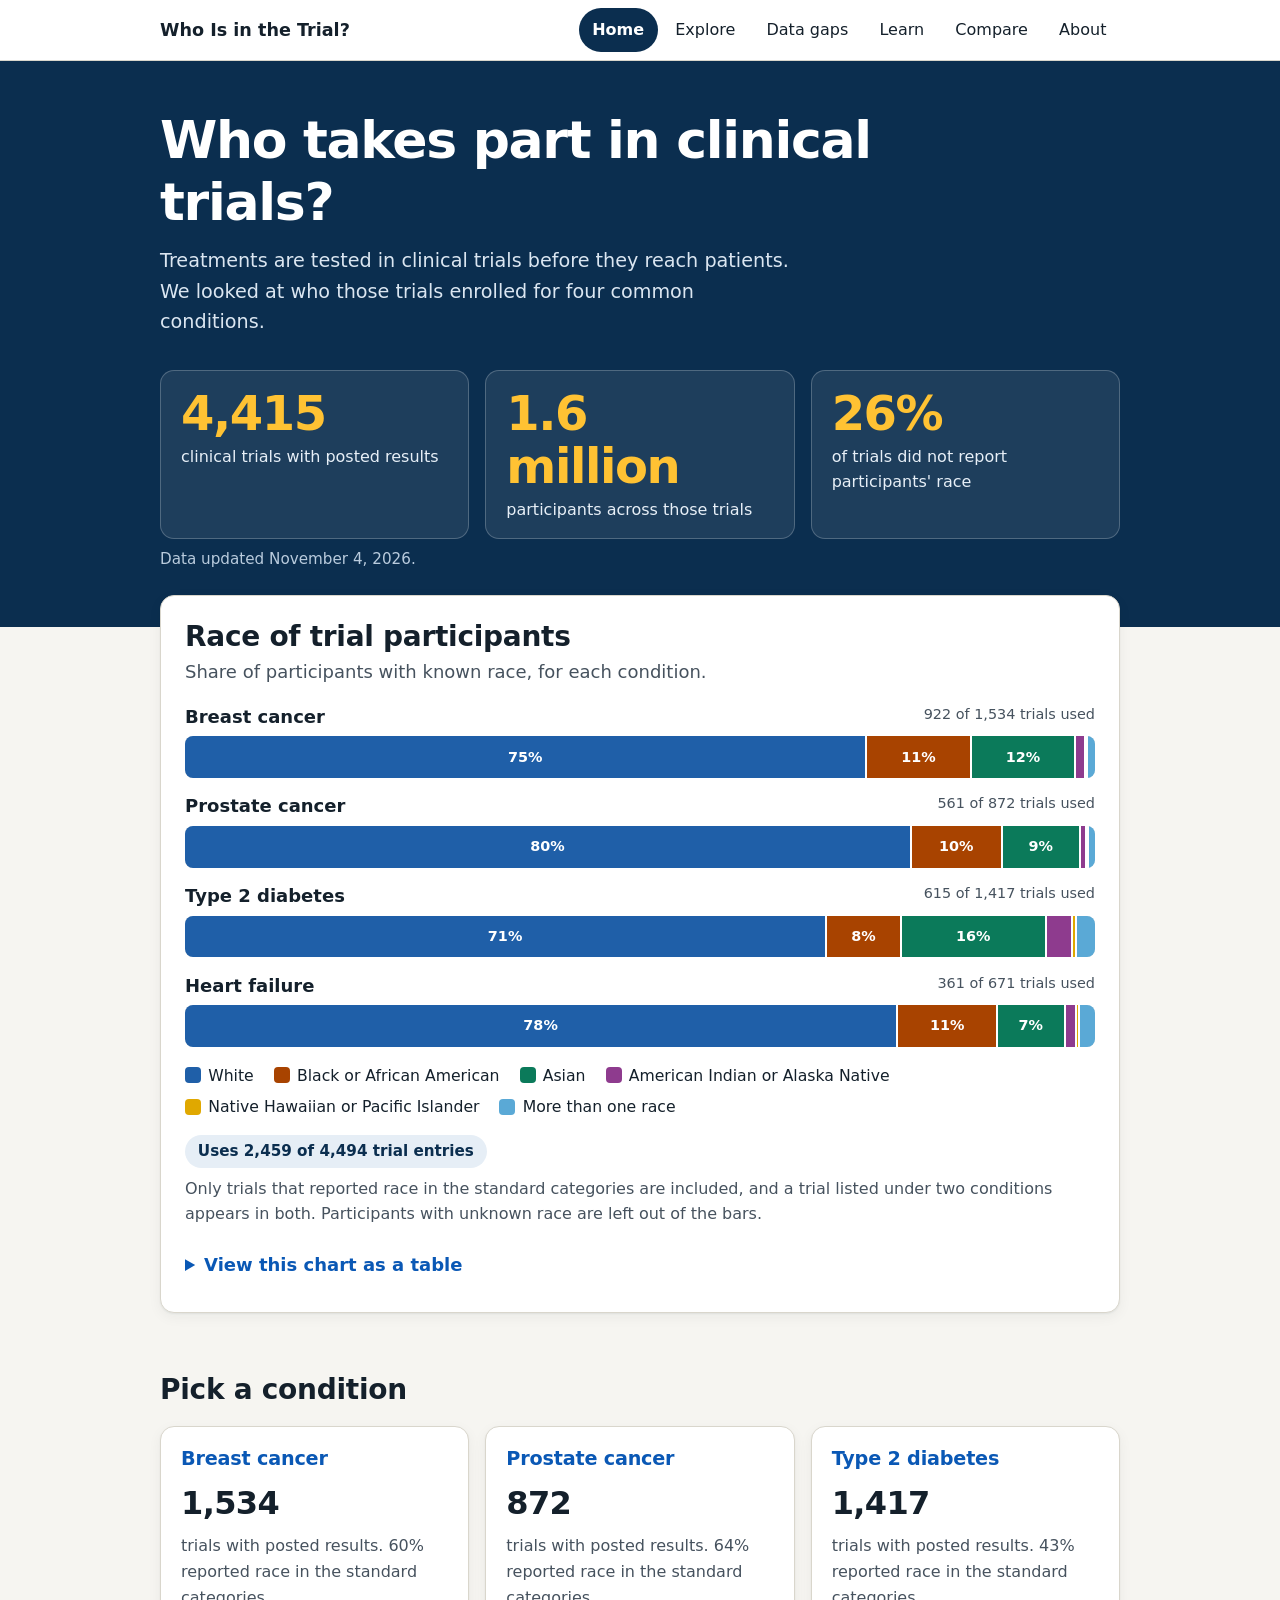
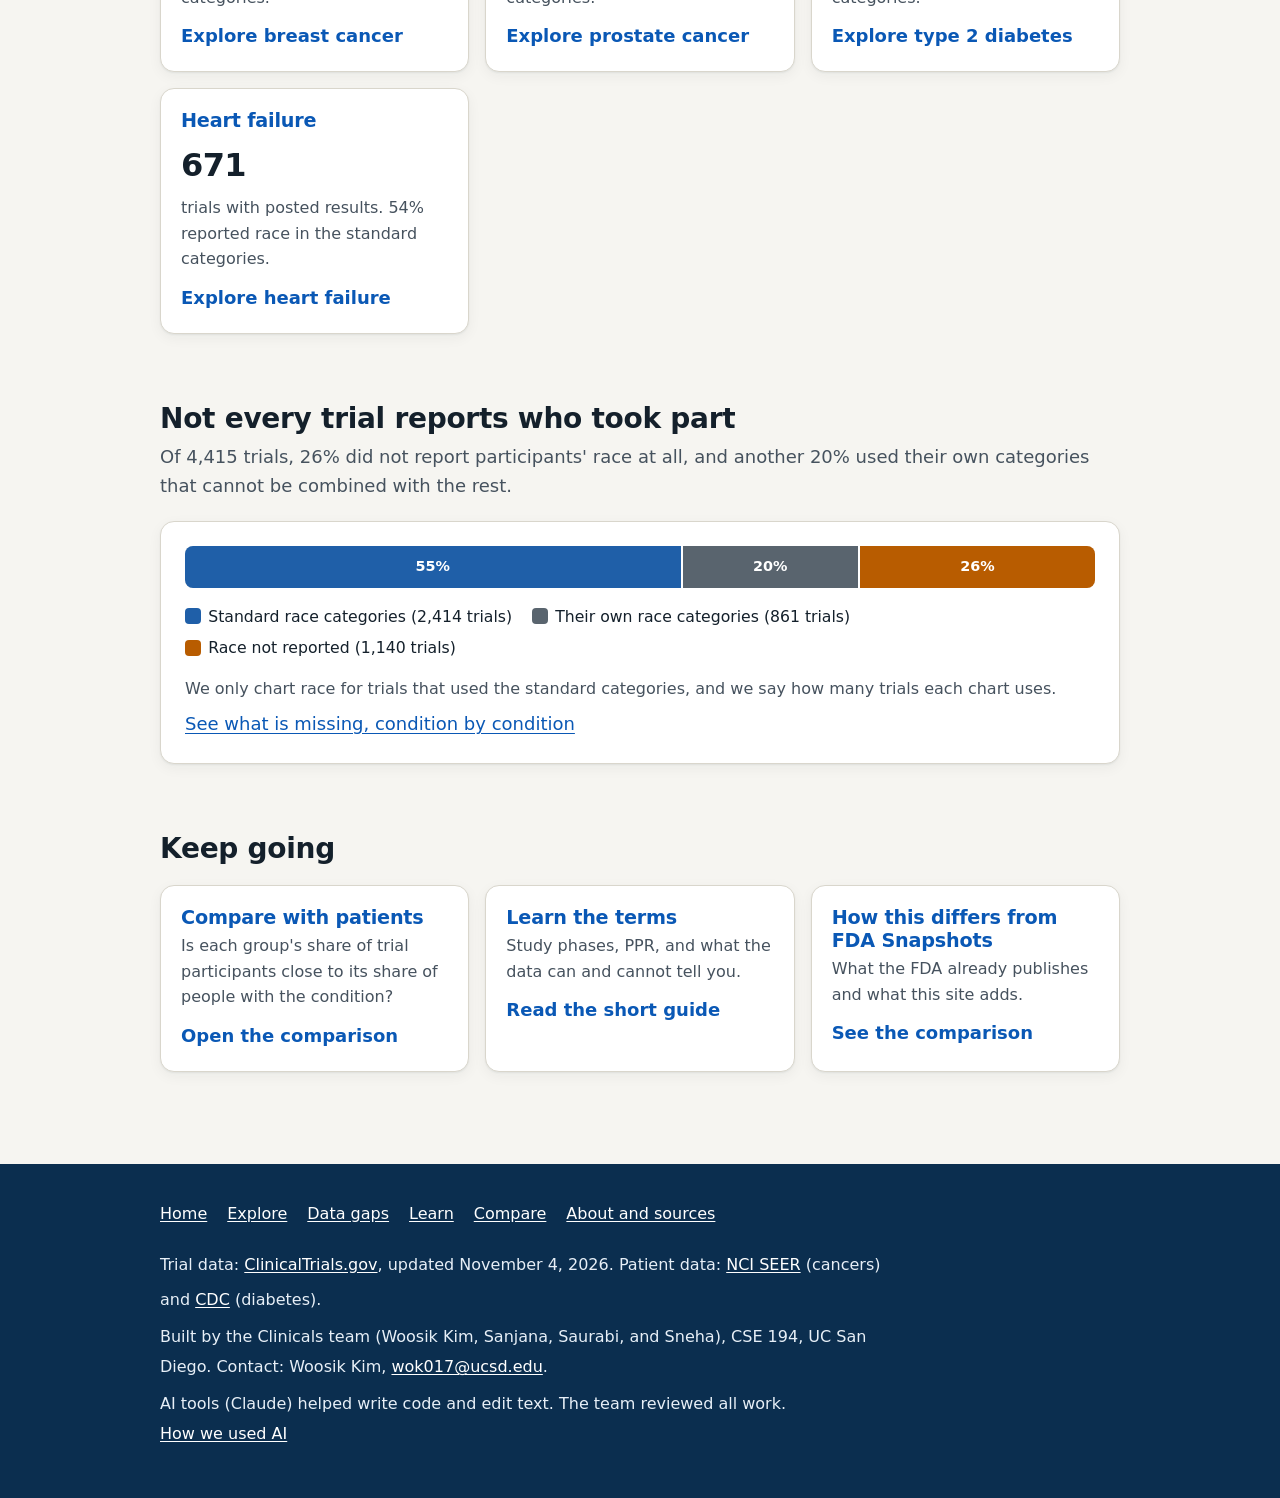
<file: docs/index.html>
<!doctype html>
<html lang="en">
<head>
<meta charset="utf-8">
<meta name="viewport" content="width=device-width, initial-scale=1">
<title>Who Is in the Trial?</title>
<meta name="description" content="Who takes part in clinical trials for breast cancer, prostate cancer, type 2 diabetes, and heart failure, and what the trial records leave out.">
<link rel="stylesheet" href="style.css">
</head>
<body>
<a class="skip" href="#main">Skip to main content</a>
<header class="site-head"><div class="wrap">
  <a class="brand" href="index.html">Who Is in the Trial?</a>
  <nav aria-label="Main"><ul class="nav">
    <li><a href="index.html" aria-current="page">Home</a></li>
    <li><a href="explore.html">Explore</a></li>
    <li><a href="gaps.html">Data gaps</a></li>
    <li><a href="learn.html">Learn</a></li>
    <li><a href="compare.html">Compare</a></li>
    <li><a href="about.html">About</a></li>
  </ul></nav>
</div></header>

<main id="main">
  <section class="hero">
    <div class="wrap">
      <h1>Who takes part in clinical trials?</h1>
      <p class="lede" id="hero-lede">Treatments are tested in clinical trials before they reach patients. We looked at who those trials enrolled for four common conditions.</p>
      <div class="bigstats" id="bigstats" aria-label="Key numbers"></div>
      <p class="updated">Data updated <span class="data-updated"></span>.</p>
    </div>
  </section>

  <div class="wrap">
    <section class="card pull" aria-labelledby="hero-chart-h">
      <h2 id="hero-chart-h">Race of trial participants</h2>
      <p class="sub">Share of participants with known race, for each condition.</p>
      <div id="herochart"></div>
      <ul class="key" id="herokey"></ul>
      <p class="cover" id="herocover"></p>
      <details>
        <summary>View this chart as a table</summary>
        <div class="tablewrap" tabindex="0" role="region" aria-label="Race of trial participants, table"><table id="herotable"></table></div>
      </details>
    </section>

    <section class="section" aria-labelledby="pick-h">
      <h2 id="pick-h">Pick a condition</h2>
      <div class="cardgrid" id="condcards"></div>
    </section>

    <section class="section" aria-labelledby="gap-h">
      <h2 id="gap-h">Not every trial reports who took part</h2>
      <p class="muted" id="gap-sub"></p>
      <div class="card">
        <div id="gapchart"></div>
        <ul class="key" id="gapkey"></ul>
        <p class="cover">We only chart race for trials that used the standard categories, and we say how many trials each chart uses.</p>
        <p><a href="gaps.html">See what is missing, condition by condition</a></p>
      </div>
    </section>

    <section class="section" aria-labelledby="more-h">
      <h2 id="more-h">Keep going</h2>
      <div class="cardgrid">
        <a class="tile" href="explore.html#ppr"><h3>Compare with patients</h3><p>Is each group's share of trial participants close to its share of people with the condition?</p><span class="go">Open the comparison</span></a>
        <a class="tile" href="learn.html"><h3>Learn the terms</h3><p>Study phases, PPR, and what the data can and cannot tell you.</p><span class="go">Read the short guide</span></a>
        <a class="tile" href="compare.html"><h3>How this differs from FDA Snapshots</h3><p>What the FDA already publishes and what this site adds.</p><span class="go">See the comparison</span></a>
      </div>
    </section>
  </div>
</main>

<footer class="site-foot"><div class="wrap">
  <ul>
    <li><a href="index.html">Home</a></li><li><a href="explore.html">Explore</a></li><li><a href="gaps.html">Data gaps</a></li><li><a href="learn.html">Learn</a></li><li><a href="compare.html">Compare</a></li><li><a href="about.html">About and sources</a></li>
  </ul>
  <p>Trial data: <a href="https://clinicaltrials.gov">ClinicalTrials.gov</a>, updated <span class="data-updated"></span>. Patient data: <a href="https://seer.cancer.gov/statistics-network/explorer/">NCI SEER</a> (cancers) and <a href="https://www.cdc.gov/diabetes/data/statistics-report/index.html">CDC</a> (diabetes).</p>
  <p>Built by the Clinicals team (Woosik Kim, Sanjana, Saurabi, and Sneha), CSE 194, UC San Diego. Contact: Woosik Kim, <a href="mailto:wok017@ucsd.edu">wok017@ucsd.edu</a>.</p>
  <p>AI tools (Claude) helped write code and edit text. The team reviewed all work. <a href="about.html#ai">How we used AI</a></p>
</div></footer>
<script src="data.js"></script>
<script src="common.js"></script>
<script src="home.js"></script>
</body>
</html>
</file>
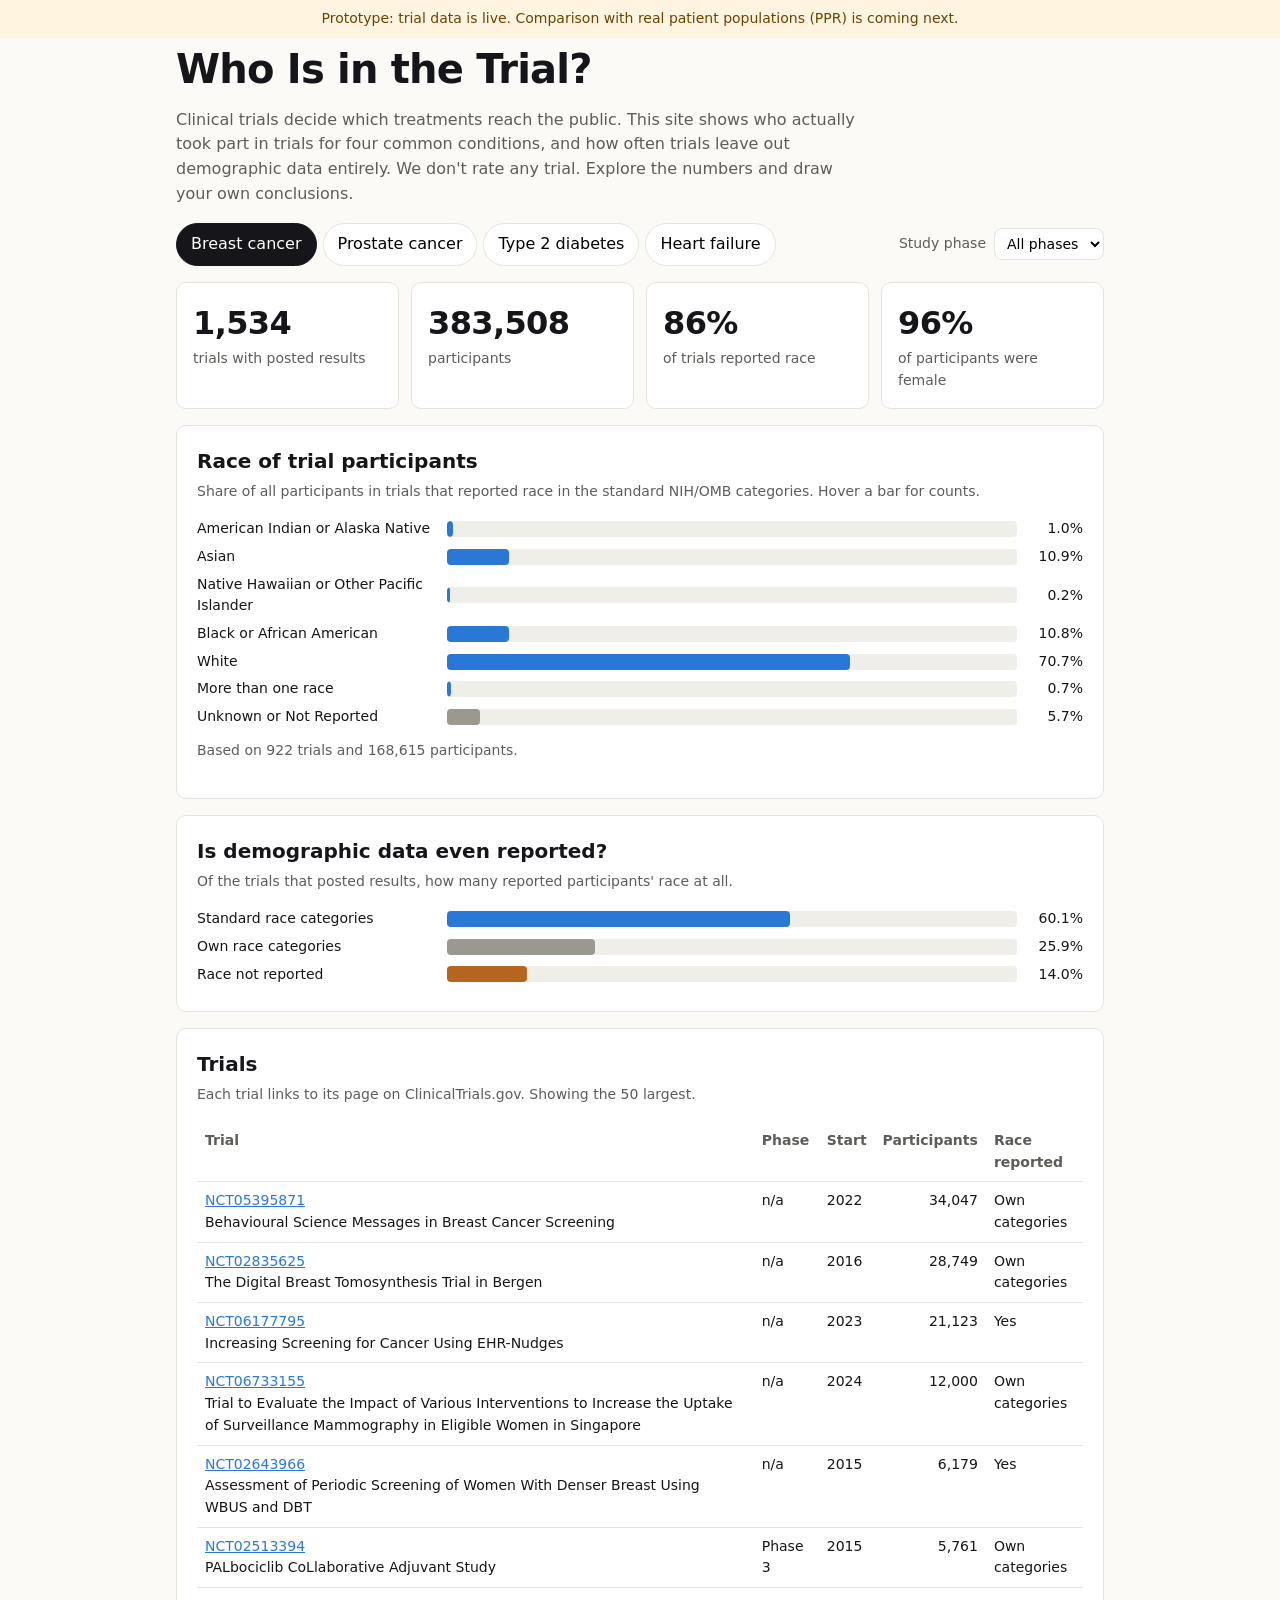
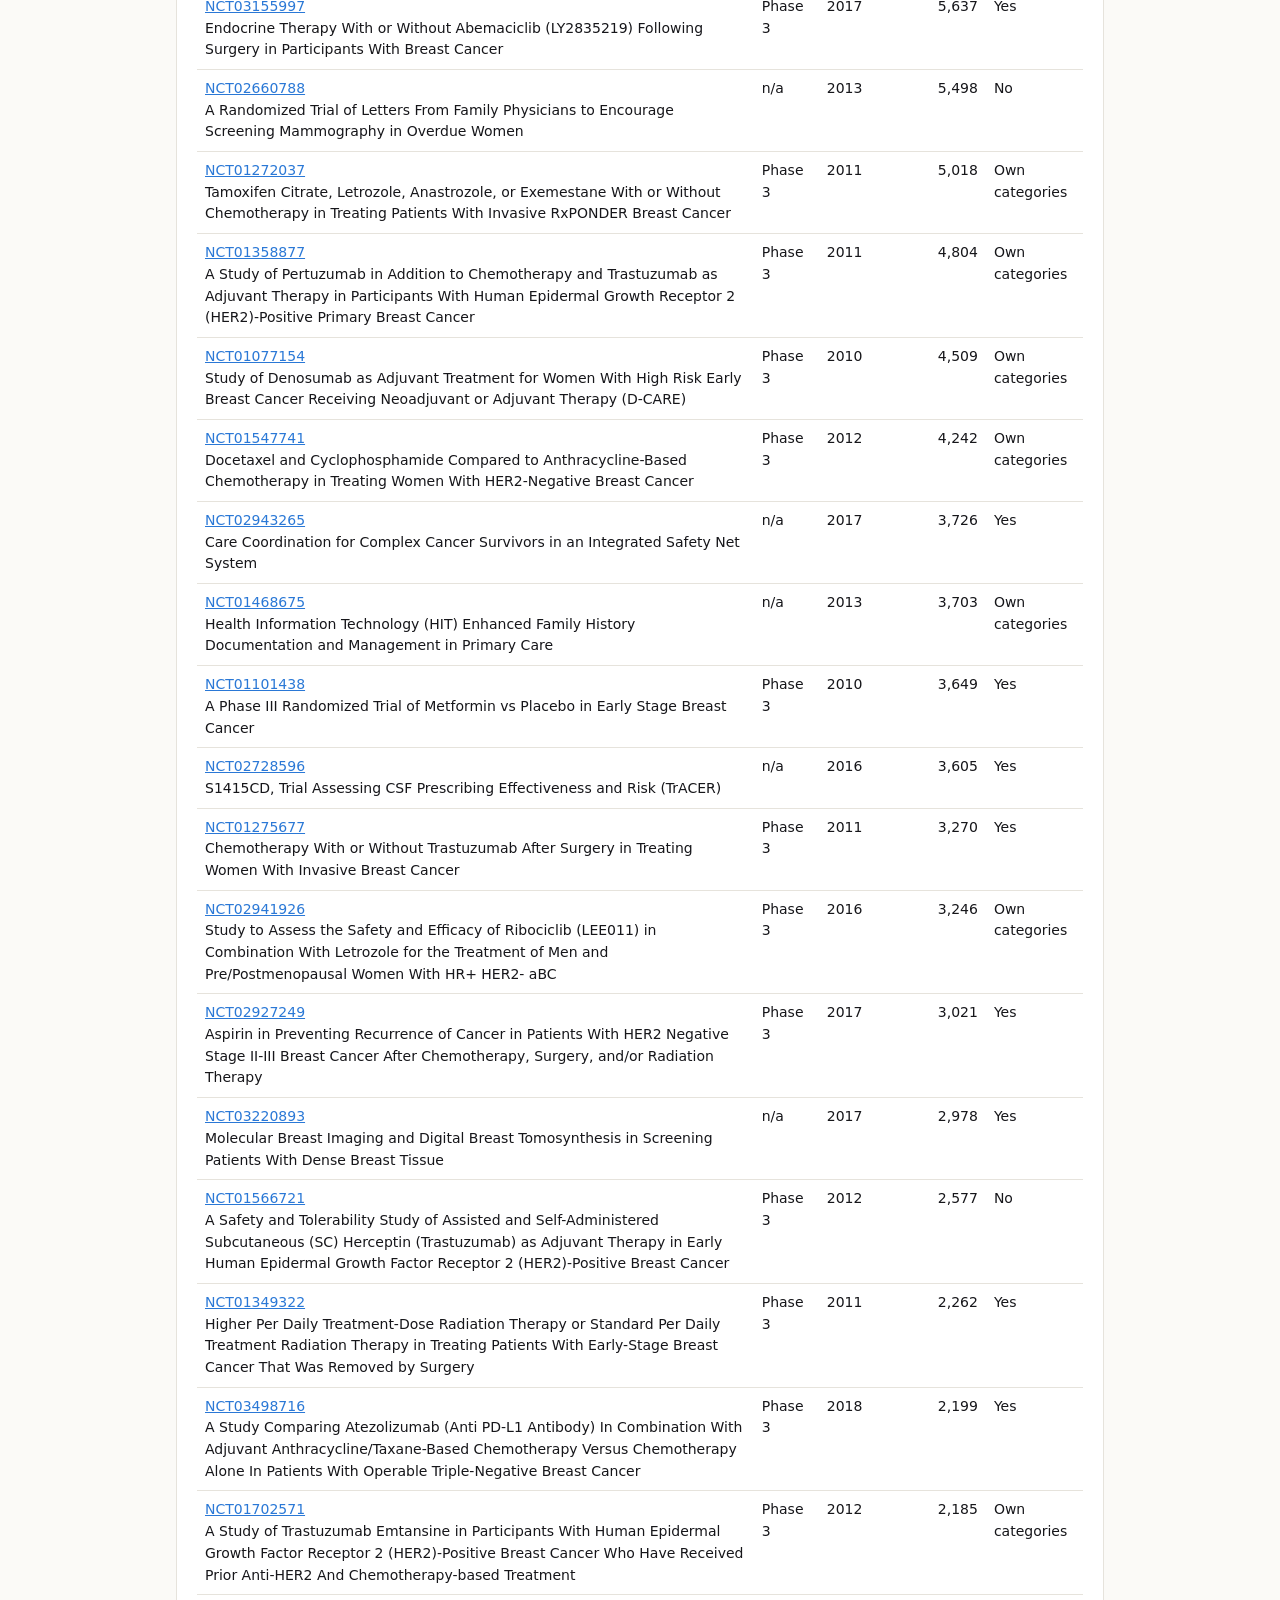
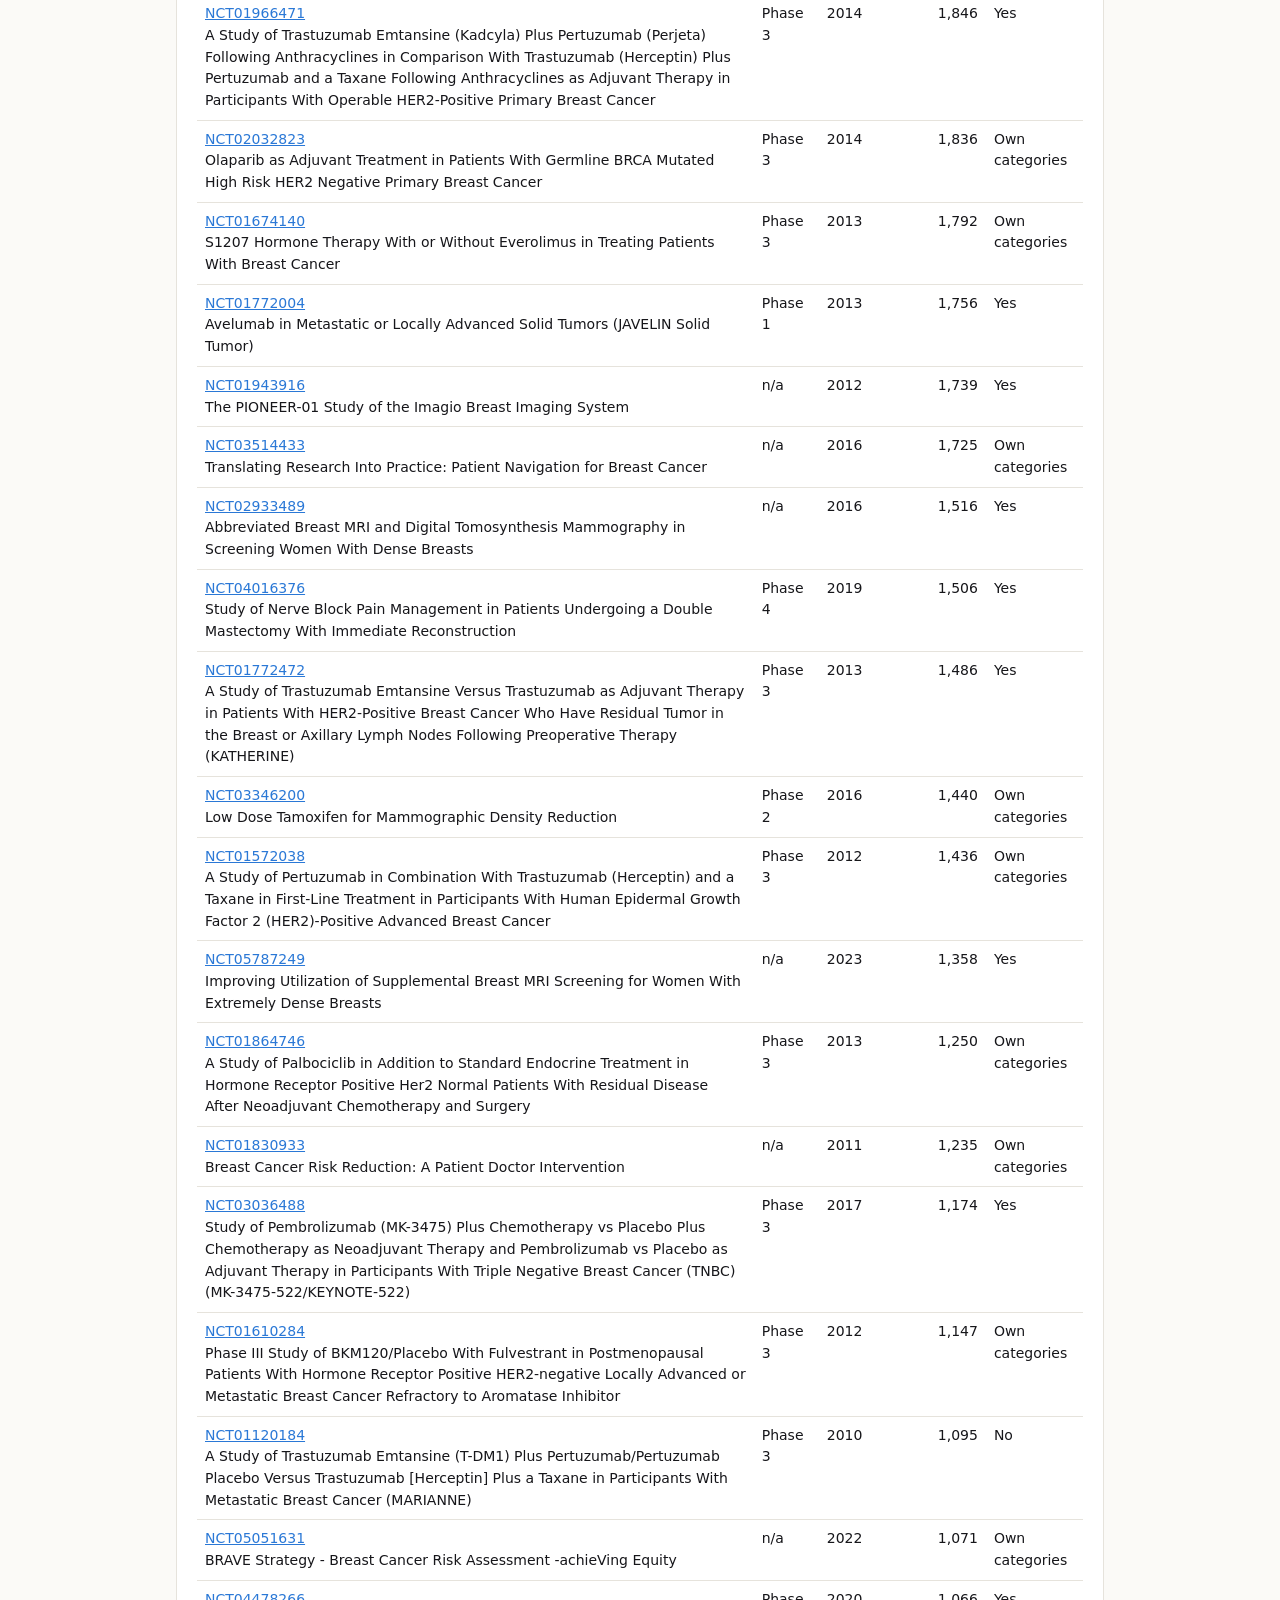
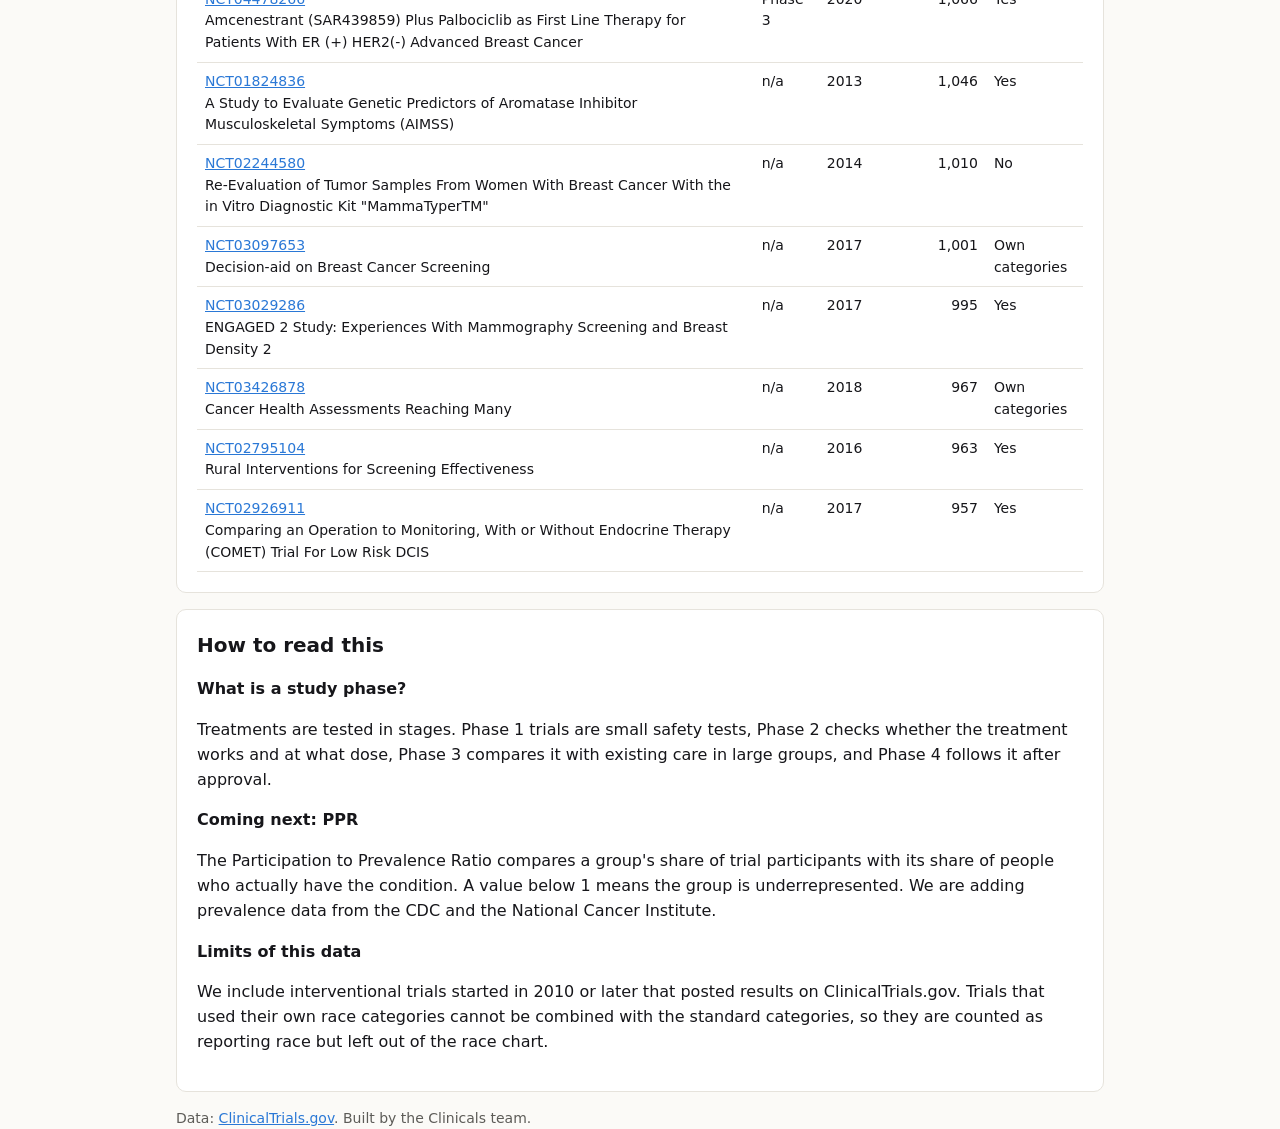
<file: site/index.html>
<!doctype html>
<html lang="en">
<head>
<meta charset="utf-8">
<meta name="viewport" content="width=device-width, initial-scale=1">
<title>Who Is in the Trial?</title>
<link rel="stylesheet" href="style.css">
</head>
<body>
<div class="banner">Prototype: trial data is live. Comparison with real patient populations (PPR) is coming next.</div>
<header class="wrap">
  <h1>Who Is in the Trial?</h1>
  <p class="lede">Clinical trials decide which treatments reach the public. This site shows who actually took part in trials for four common conditions, and how often trials leave out demographic data entirely. We don't rate any trial. Explore the numbers and draw your own conclusions.</p>
</header>

<main class="wrap">
  <section class="controls" aria-label="Filters">
    <div class="group" role="tablist" id="conds"></div>
    <label class="phase">Study phase
      <select id="phase">
        <option value="">All phases</option>
        <option value="PHASE1">Phase 1</option>
        <option value="PHASE2">Phase 2</option>
        <option value="PHASE3">Phase 3</option>
        <option value="PHASE4">Phase 4</option>
      </select>
    </label>
  </section>

  <section class="stats" id="stats"></section>

  <section class="card">
    <h2>Race of trial participants</h2>
    <p class="note">Share of all participants in trials that reported race in the standard NIH/OMB categories. Hover a bar for counts.</p>
    <div id="race"></div>
  </section>

  <section class="card">
    <h2>Is demographic data even reported?</h2>
    <p class="note">Of the trials that posted results, how many reported participants' race at all.</p>
    <div id="reporting"></div>
  </section>

  <section class="card">
    <h2>Trials</h2>
    <p class="note">Each trial links to its page on ClinicalTrials.gov. Showing the 50 largest.</p>
    <div class="tablewrap"><table id="trials"><thead><tr><th>Trial</th><th>Phase</th><th>Start</th><th class="num">Participants</th><th>Race reported</th></tr></thead><tbody></tbody></table></div>
  </section>

  <section class="card explain">
    <h2>How to read this</h2>
    <h3>What is a study phase?</h3>
    <p>Treatments are tested in stages. Phase 1 trials are small safety tests, Phase 2 checks whether the treatment works and at what dose, Phase 3 compares it with existing care in large groups, and Phase 4 follows it after approval.</p>
    <h3>Coming next: PPR</h3>
    <p>The Participation to Prevalence Ratio compares a group's share of trial participants with its share of people who actually have the condition. A value below 1 means the group is underrepresented. We are adding prevalence data from the CDC and the National Cancer Institute.</p>
    <h3>Limits of this data</h3>
    <p>We include interventional trials started in 2010 or later that posted results on ClinicalTrials.gov. Trials that used their own race categories cannot be combined with the standard categories, so they are counted as reporting race but left out of the race chart.</p>
  </section>
</main>
<footer class="wrap">Data: <a href="https://clinicaltrials.gov">ClinicalTrials.gov</a>. Built by the Clinicals team.</footer>
<script src="data.js"></script>
<script src="app.js"></script>
</body>
</html>
</file>
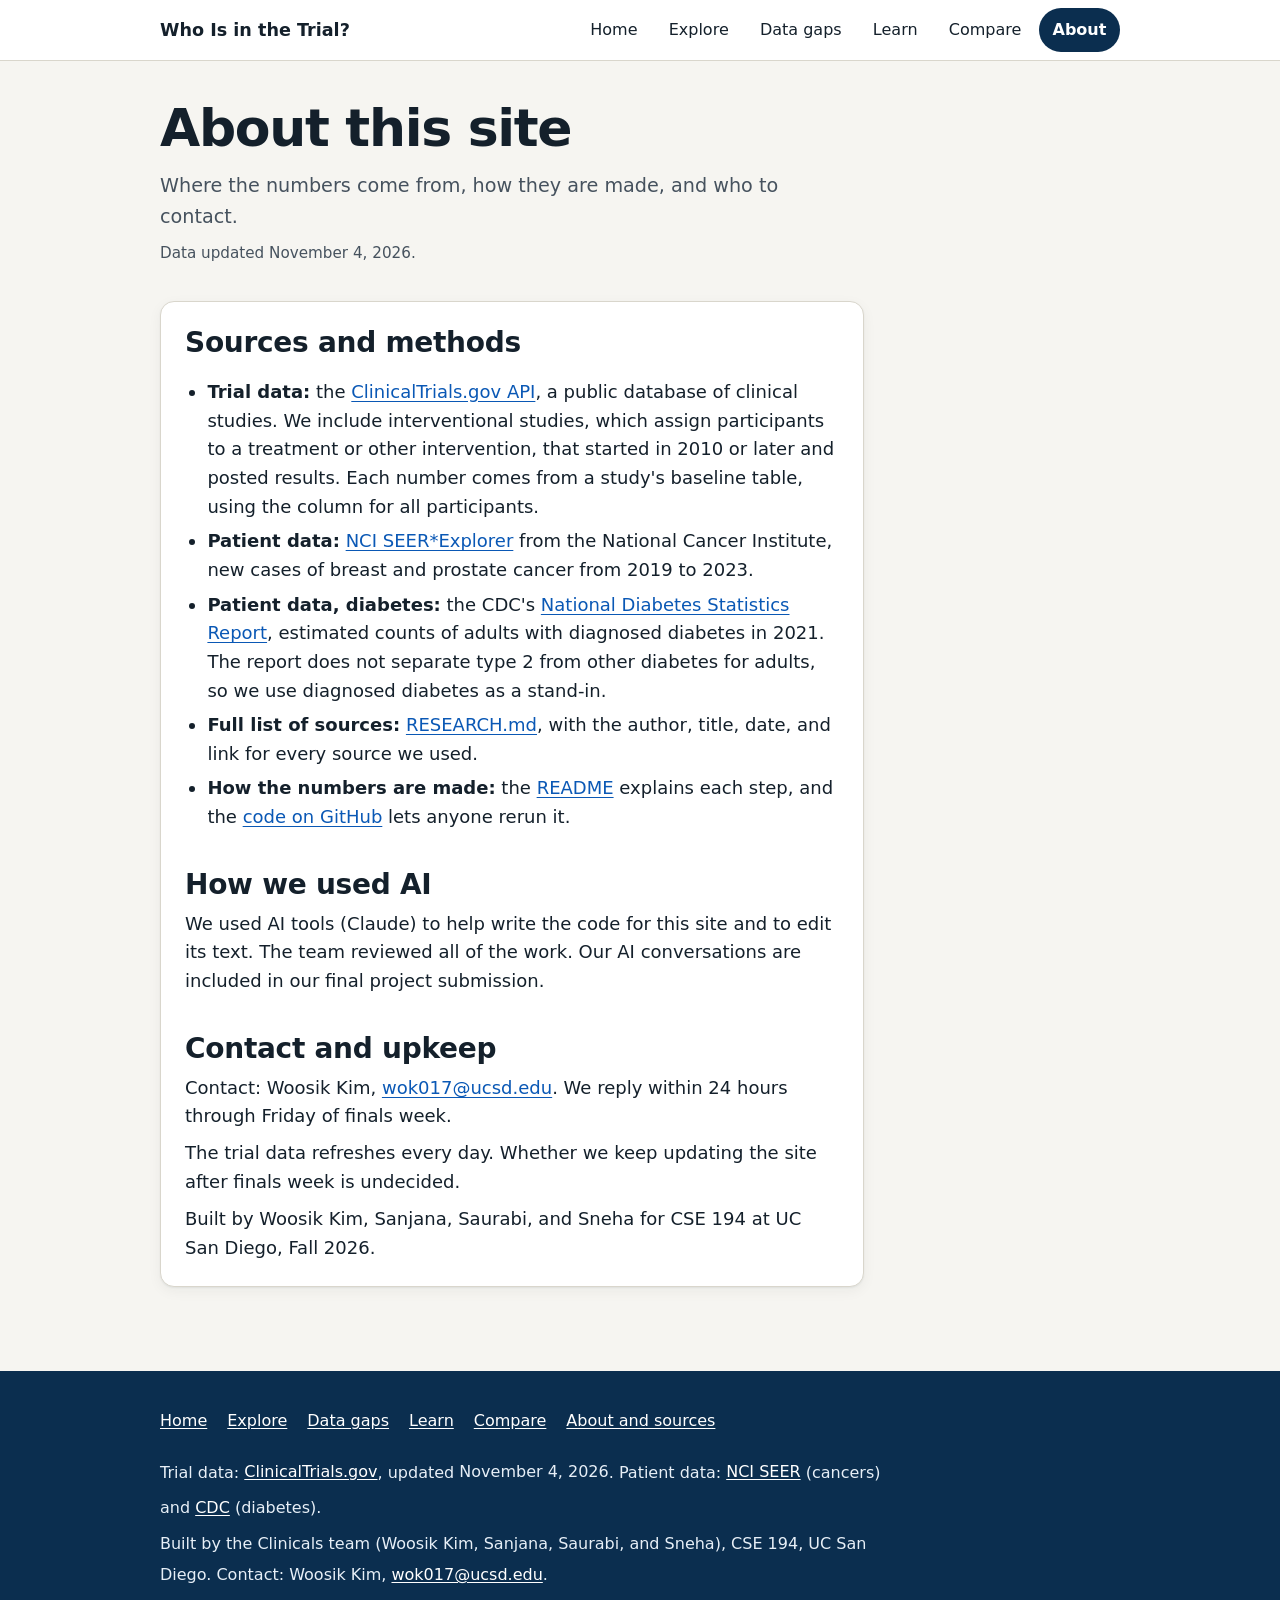
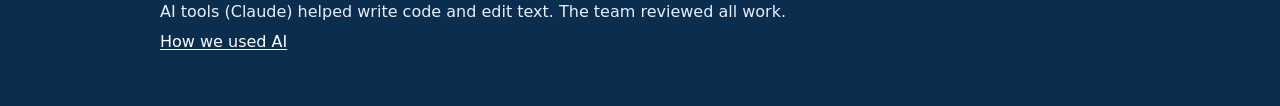
<file: docs/about.html>
<!doctype html>
<html lang="en">
<head>
<meta charset="utf-8">
<meta name="viewport" content="width=device-width, initial-scale=1">
<title>About and sources | Who Is in the Trial?</title>
<meta name="description" content="Where the data comes from, how the numbers are made, and how the team used AI.">
<link rel="stylesheet" href="style.css">
</head>
<body>
<a class="skip" href="#main">Skip to main content</a>
<header class="site-head"><div class="wrap">
  <a class="brand" href="index.html">Who Is in the Trial?</a>
  <nav aria-label="Main"><ul class="nav">
    <li><a href="index.html">Home</a></li>
    <li><a href="explore.html">Explore</a></li>
    <li><a href="gaps.html">Data gaps</a></li>
    <li><a href="learn.html">Learn</a></li>
    <li><a href="compare.html">Compare</a></li>
    <li><a href="about.html" aria-current="page">About</a></li>
  </ul></nav>
</div></header>

<main id="main">
<div class="wrap">
  <div class="page-head">
    <h1>About this site</h1>
    <p class="lede">Where the numbers come from, how they are made, and who to contact.</p>
    <p class="updated">Data updated <span class="data-updated"></span>.</p>
  </div>
  <article class="prose card">
    <h2 id="sources" style="margin-top:0">Sources and methods</h2>
    <ul class="sources">
      <li><strong>Trial data:</strong> the <a href="https://clinicaltrials.gov/data-api/api">ClinicalTrials.gov API</a>, a public database of clinical studies. We include interventional studies, which assign participants to a treatment or other intervention, that started in 2010 or later and posted results. Each number comes from a study's baseline table, using the column for all participants.</li>
      <li><strong>Patient data:</strong> <a href="https://seer.cancer.gov/statistics-network/explorer/">NCI SEER*Explorer</a> from the National Cancer Institute, new cases of breast and prostate cancer from 2019 to 2023.</li>
      <li><strong>Patient data, diabetes:</strong> the CDC's <a href="https://www.cdc.gov/diabetes/data/statistics-report/index.html">National Diabetes Statistics Report</a>, estimated counts of adults with diagnosed diabetes in 2021. The report does not separate type 2 from other diabetes for adults, so we use diagnosed diabetes as a stand-in.</li>
      <li><strong>Full list of sources:</strong> <a href="https://github.com/woosik-study/clinicals/blob/main/RESEARCH.md">RESEARCH.md</a>, with the author, title, date, and link for every source we used.</li>
      <li><strong>How the numbers are made:</strong> the <a href="https://github.com/woosik-study/clinicals/blob/main/README.md">README</a> explains each step, and the <a href="https://github.com/woosik-study/clinicals">code on GitHub</a> lets anyone rerun it.</li>
    </ul>
    <h2 id="ai">How we used AI</h2>
    <p>We used AI tools (Claude) to help write the code for this site and to edit its text. The team reviewed all of the work. Our AI conversations are included in our final project submission.</p>
    <h2 id="contact">Contact and upkeep</h2>
    <p>Contact: Woosik Kim, <a href="mailto:wok017@ucsd.edu">wok017@ucsd.edu</a>. We reply within 24 hours through Friday of finals week.</p>
    <p>The trial data refreshes every day. Whether we keep updating the site after finals week is undecided.</p>
    <p>Built by Woosik Kim, Sanjana, Saurabi, and Sneha for CSE 194 at UC San Diego, Fall 2026.</p>
  </article>
</div>
</main>

<footer class="site-foot"><div class="wrap">
  <ul>
    <li><a href="index.html">Home</a></li><li><a href="explore.html">Explore</a></li><li><a href="gaps.html">Data gaps</a></li><li><a href="learn.html">Learn</a></li><li><a href="compare.html">Compare</a></li><li><a href="about.html">About and sources</a></li>
  </ul>
  <p>Trial data: <a href="https://clinicaltrials.gov">ClinicalTrials.gov</a>, updated <span class="data-updated"></span>. Patient data: <a href="https://seer.cancer.gov/statistics-network/explorer/">NCI SEER</a> (cancers) and <a href="https://www.cdc.gov/diabetes/data/statistics-report/index.html">CDC</a> (diabetes).</p>
  <p>Built by the Clinicals team (Woosik Kim, Sanjana, Saurabi, and Sneha), CSE 194, UC San Diego. Contact: Woosik Kim, <a href="mailto:wok017@ucsd.edu">wok017@ucsd.edu</a>.</p>
  <p>AI tools (Claude) helped write code and edit text. The team reviewed all work. <a href="about.html#ai">How we used AI</a></p>
</div></footer>
<script src="data.js"></script>
<script src="common.js"></script>
</body>
</html>
</file>
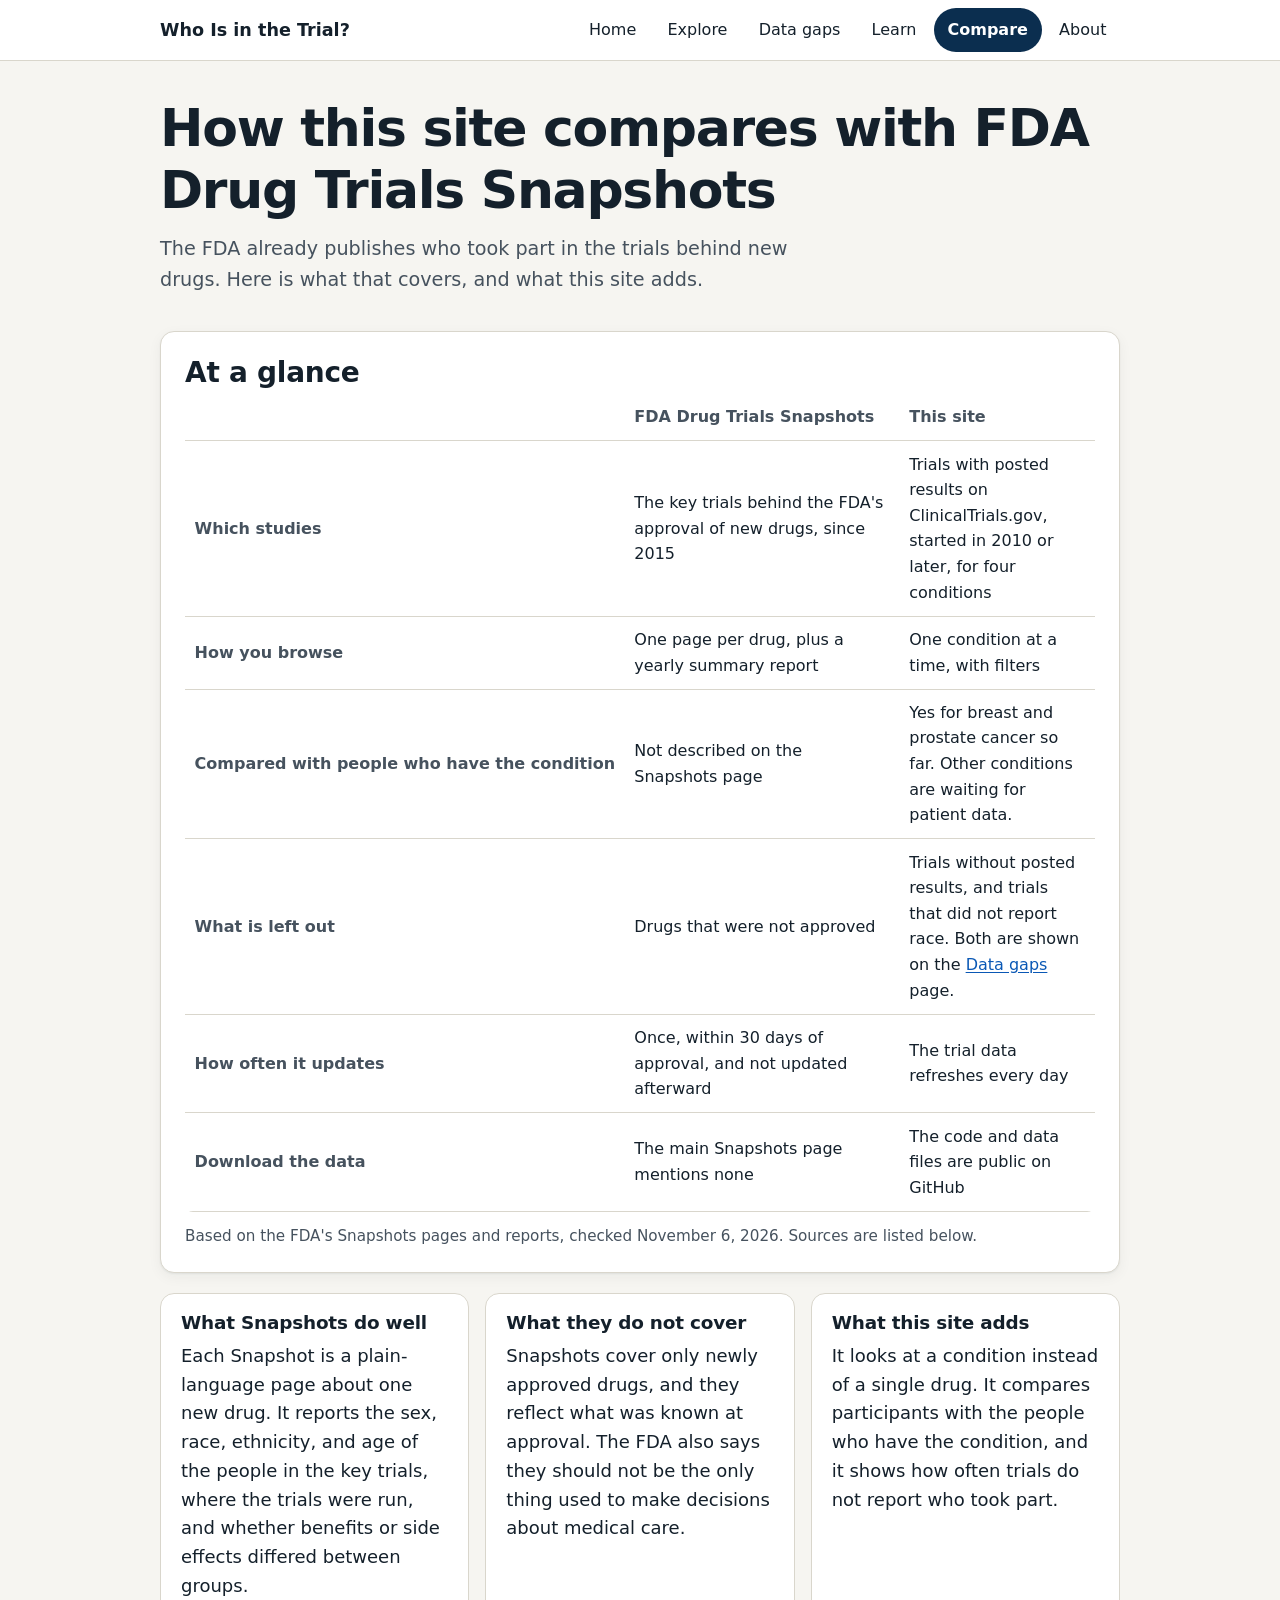
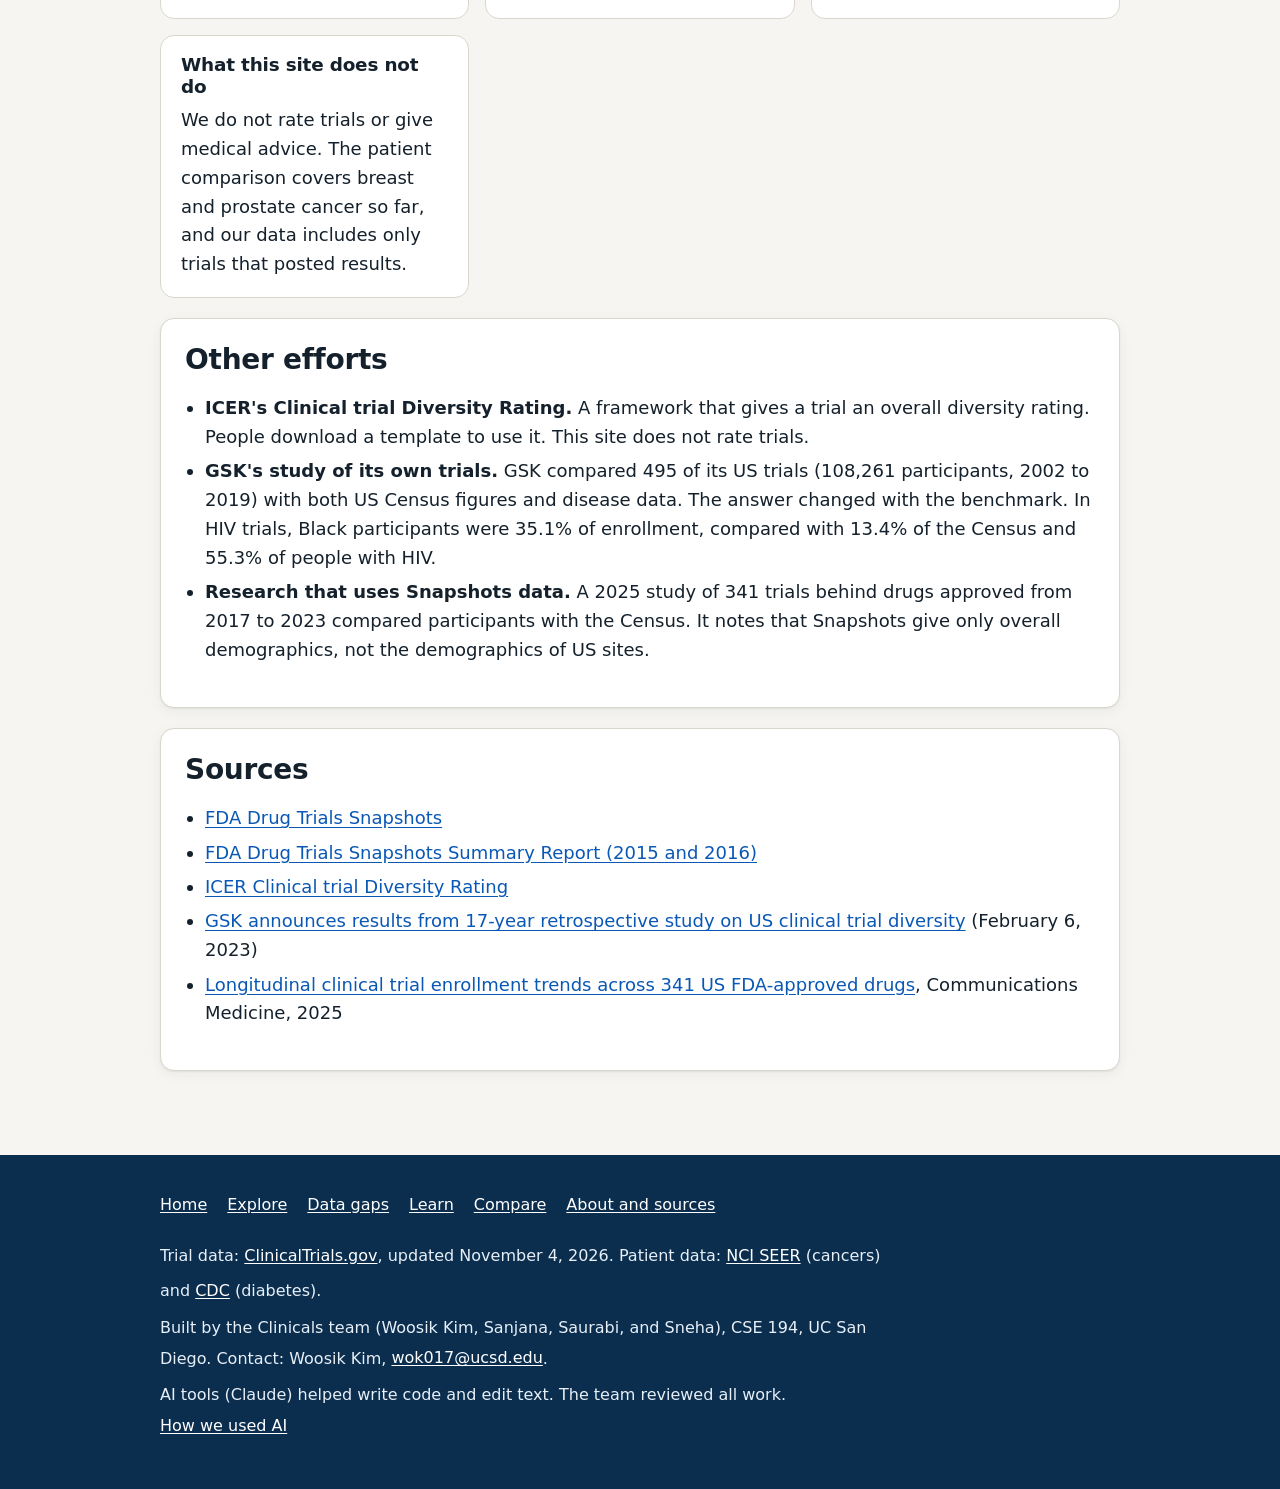
<file: docs/compare.html>
<!doctype html>
<html lang="en">
<head>
<meta charset="utf-8">
<meta name="viewport" content="width=device-width, initial-scale=1">
<title>Compare with FDA Snapshots | Who Is in the Trial?</title>
<meta name="description" content="How this site differs from FDA Drug Trials Snapshots and what each one is for.">
<link rel="stylesheet" href="style.css">
</head>
<body>
<a class="skip" href="#main">Skip to main content</a>
<header class="site-head"><div class="wrap">
  <a class="brand" href="index.html">Who Is in the Trial?</a>
  <nav aria-label="Main"><ul class="nav">
    <li><a href="index.html">Home</a></li>
    <li><a href="explore.html">Explore</a></li>
    <li><a href="gaps.html">Data gaps</a></li>
    <li><a href="learn.html">Learn</a></li>
    <li><a href="compare.html" aria-current="page">Compare</a></li>
    <li><a href="about.html">About</a></li>
  </ul></nav>
</div></header>

<main id="main">
<div class="wrap">
  <div class="page-head">
    <h1>How this site compares with FDA Drug Trials Snapshots</h1>
    <p class="lede">The FDA already publishes who took part in the trials behind new drugs. Here is what that covers, and what this site adds.</p>
  </div>

  <section class="card" aria-labelledby="table-h">
    <h2 id="table-h">At a glance</h2>
    <div class="tablewrap" tabindex="0" role="region" aria-label="Comparison table">
      <table class="matrix">
        <caption class="sr">FDA Drug Trials Snapshots compared with this site</caption>
        <thead><tr><th scope="col"></th><th scope="col">FDA Drug Trials Snapshots</th><th scope="col">This site</th></tr></thead>
        <tbody>
          <tr><th scope="row">Which studies</th><td>The key trials behind the FDA's approval of new drugs, since 2015</td><td>Trials with posted results on ClinicalTrials.gov, started in 2010 or later, for four conditions</td></tr>
          <tr><th scope="row">How you browse</th><td>One page per drug, plus a yearly summary report</td><td>One condition at a time, with filters</td></tr>
          <tr><th scope="row">Compared with people who have the condition</th><td>Not described on the Snapshots page</td><td>Yes for breast and prostate cancer so far. Other conditions are waiting for patient data.</td></tr>
          <tr><th scope="row">What is left out</th><td>Drugs that were not approved</td><td>Trials without posted results, and trials that did not report race. Both are shown on the <a href="gaps.html">Data gaps</a> page.</td></tr>
          <tr><th scope="row">How often it updates</th><td>Once, within 30 days of approval, and not updated afterward</td><td>The trial data refreshes every day</td></tr>
          <tr><th scope="row">Download the data</th><td>The main Snapshots page mentions none</td><td>The code and data files are public on GitHub</td></tr>
        </tbody>
      </table>
    </div>
    <p class="src">Based on the FDA's Snapshots pages and reports, checked November 6, 2026. Sources are listed below.</p>
  </section>

  <div class="two">
    <div>
      <h3>What Snapshots do well</h3>
      <p>Each Snapshot is a plain-language page about one new drug. It reports the sex, race, ethnicity, and age of the people in the key trials, where the trials were run, and whether benefits or side effects differed between groups.</p>
    </div>
    <div>
      <h3>What they do not cover</h3>
      <p>Snapshots cover only newly approved drugs, and they reflect what was known at approval. The FDA also says they should not be the only thing used to make decisions about medical care.</p>
    </div>
    <div>
      <h3>What this site adds</h3>
      <p>It looks at a condition instead of a single drug. It compares participants with the people who have the condition, and it shows how often trials do not report who took part.</p>
    </div>
    <div>
      <h3>What this site does not do</h3>
      <p>We do not rate trials or give medical advice. The patient comparison covers breast and prostate cancer so far, and our data includes only trials that posted results.</p>
    </div>
  </div>

  <section class="card" aria-labelledby="others-h">
    <h2 id="others-h">Other efforts</h2>
    <ul class="prose" style="padding-left:1.25rem;max-width:none">
      <li><strong>ICER's Clinical trial Diversity Rating.</strong> A framework that gives a trial an overall diversity rating. People download a template to use it. This site does not rate trials.</li>
      <li><strong>GSK's study of its own trials.</strong> GSK compared 495 of its US trials (108,261 participants, 2002 to 2019) with both US Census figures and disease data. The answer changed with the benchmark. In HIV trials, Black participants were 35.1% of enrollment, compared with 13.4% of the Census and 55.3% of people with HIV.</li>
      <li><strong>Research that uses Snapshots data.</strong> A 2025 study of 341 trials behind drugs approved from 2017 to 2023 compared participants with the Census. It notes that Snapshots give only overall demographics, not the demographics of US sites.</li>
    </ul>
  </section>

  <section class="card" aria-labelledby="src-h">
    <h2 id="src-h">Sources</h2>
    <ul class="sources prose" style="padding-left:1.25rem;max-width:none">
      <li><a href="https://www.fda.gov/drugs/drug-approvals-and-databases/drug-trials-snapshots">FDA Drug Trials Snapshots</a></li>
      <li><a href="https://www.fda.gov/drugs/drug-approvals-and-databases/drug-trials-snapshots-summary-report-2015-and-2016">FDA Drug Trials Snapshots Summary Report (2015 and 2016)</a></li>
      <li><a href="https://icer.org/our-approach/methods-process/icer-clinical-trial-diversity-rating/">ICER Clinical trial Diversity Rating</a></li>
      <li><a href="https://us.gsk.com/en-us/media/press-releases/gsk-announces-results-from-17-year-retrospective-study-on-us-clinical-trial-diversity/">GSK announces results from 17-year retrospective study on US clinical trial diversity</a> (February 6, 2023)</li>
      <li><a href="https://pmc.ncbi.nlm.nih.gov/articles/PMC12680696/">Longitudinal clinical trial enrollment trends across 341 US FDA-approved drugs</a>, Communications Medicine, 2025</li>
    </ul>
  </section>
</div>
</main>

<footer class="site-foot"><div class="wrap">
  <ul>
    <li><a href="index.html">Home</a></li><li><a href="explore.html">Explore</a></li><li><a href="gaps.html">Data gaps</a></li><li><a href="learn.html">Learn</a></li><li><a href="compare.html">Compare</a></li><li><a href="about.html">About and sources</a></li>
  </ul>
  <p>Trial data: <a href="https://clinicaltrials.gov">ClinicalTrials.gov</a>, updated <span class="data-updated"></span>. Patient data: <a href="https://seer.cancer.gov/statistics-network/explorer/">NCI SEER</a> (cancers) and <a href="https://www.cdc.gov/diabetes/data/statistics-report/index.html">CDC</a> (diabetes).</p>
  <p>Built by the Clinicals team (Woosik Kim, Sanjana, Saurabi, and Sneha), CSE 194, UC San Diego. Contact: Woosik Kim, <a href="mailto:wok017@ucsd.edu">wok017@ucsd.edu</a>.</p>
  <p>AI tools (Claude) helped write code and edit text. The team reviewed all work. <a href="about.html#ai">How we used AI</a></p>
</div></footer>
<script src="data.js"></script>
<script src="common.js"></script>
</body>
</html>
</file>
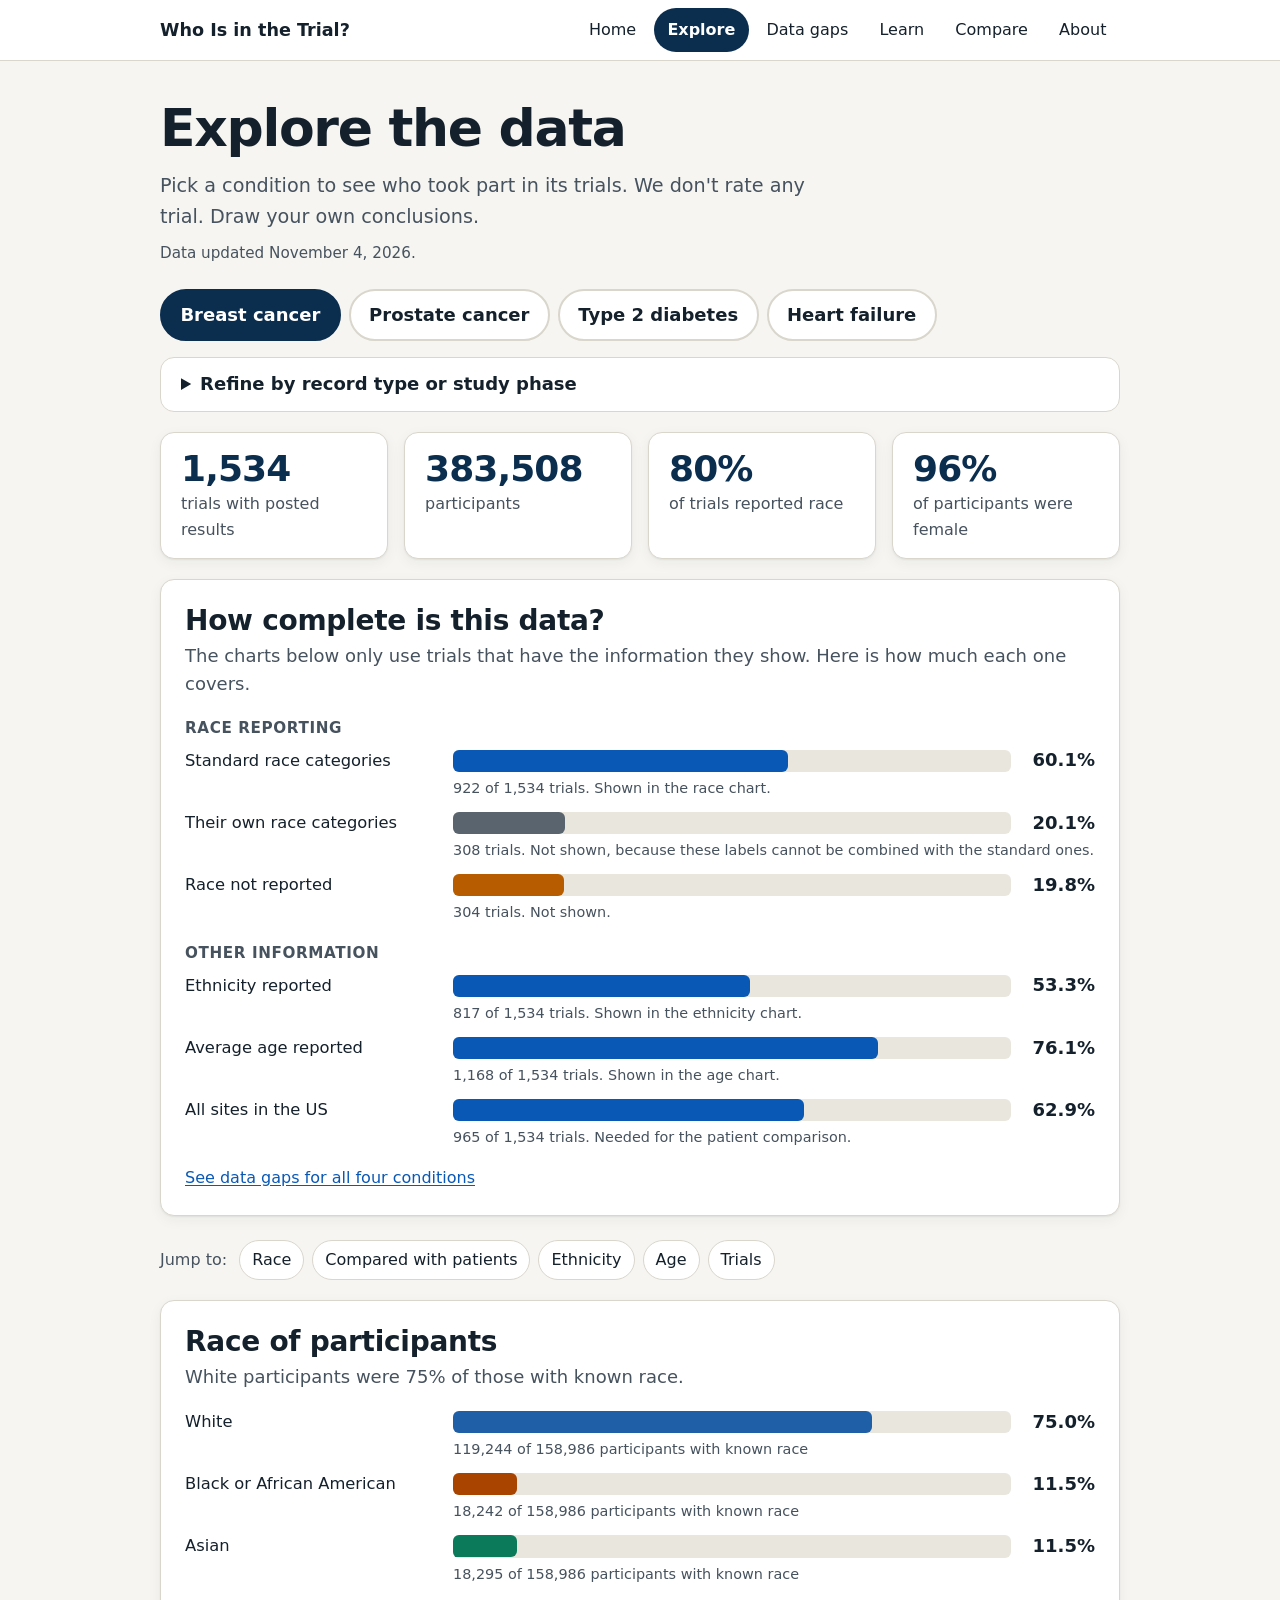
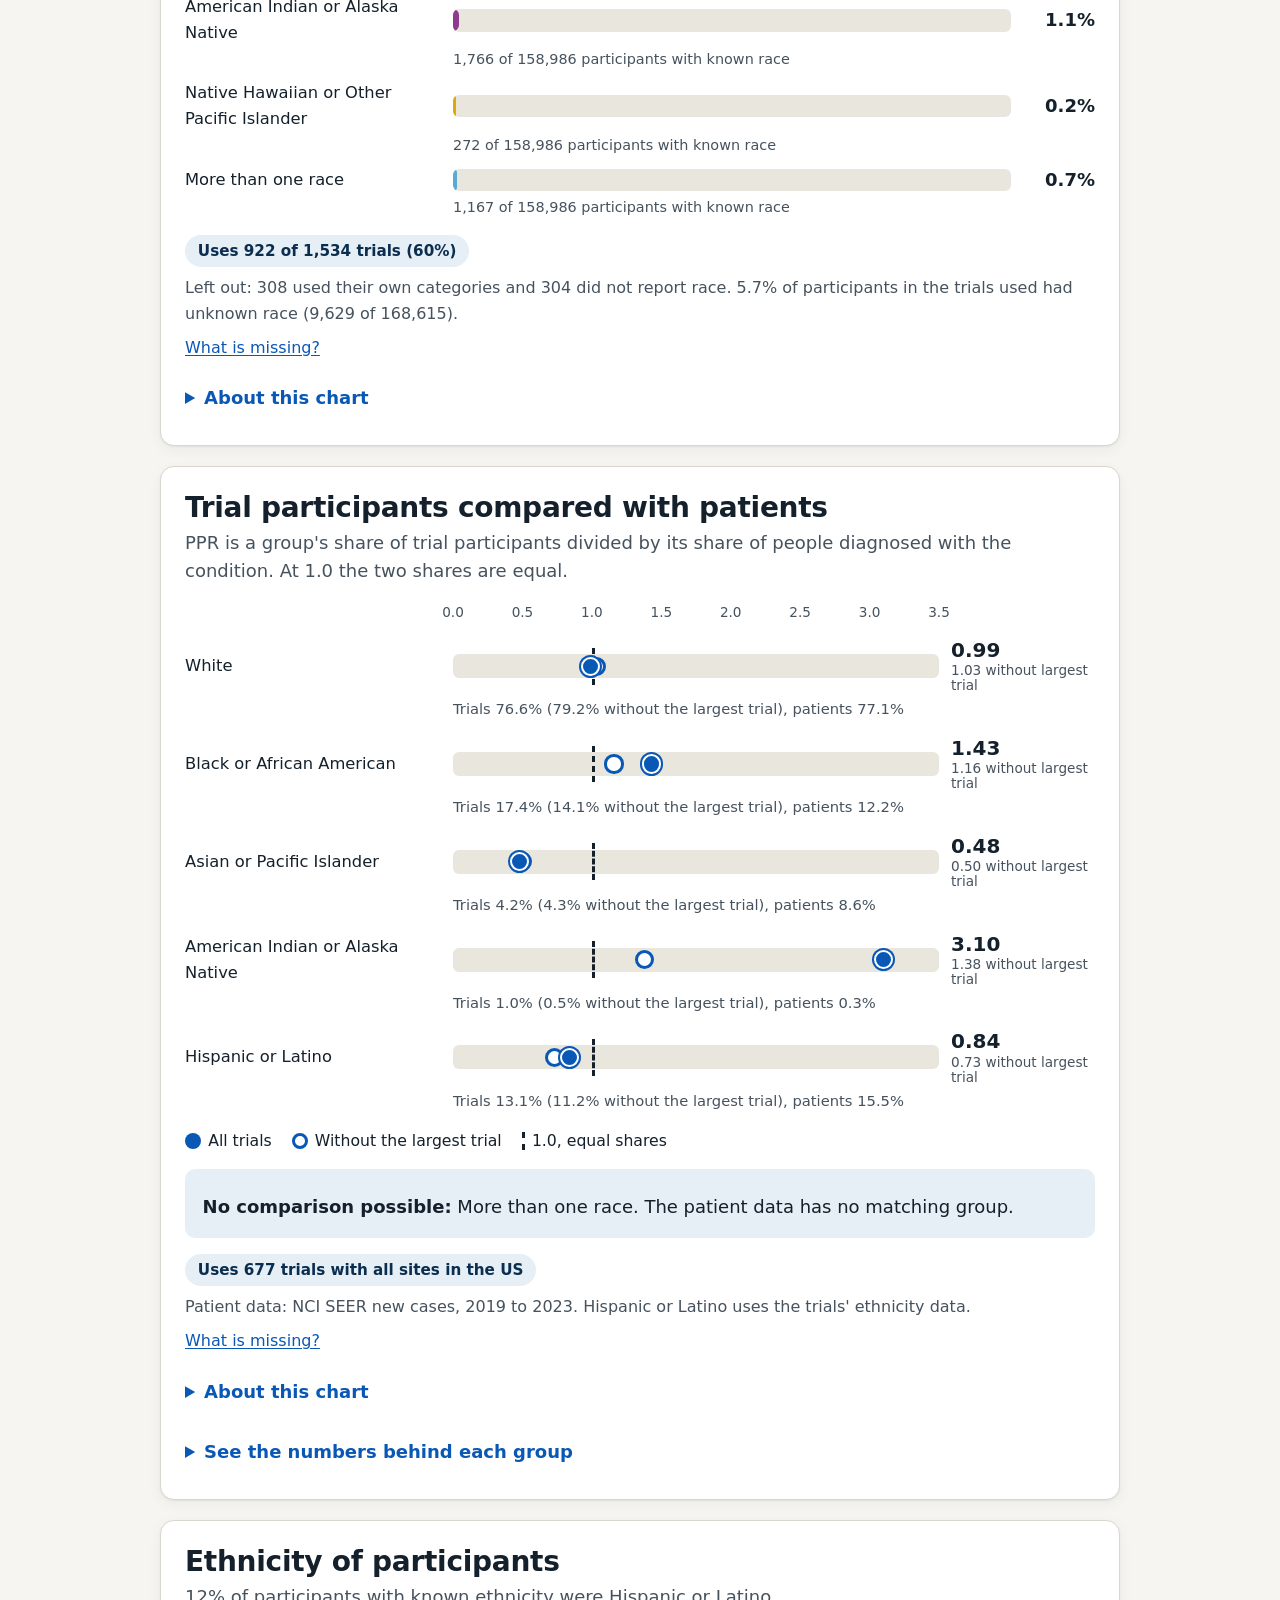
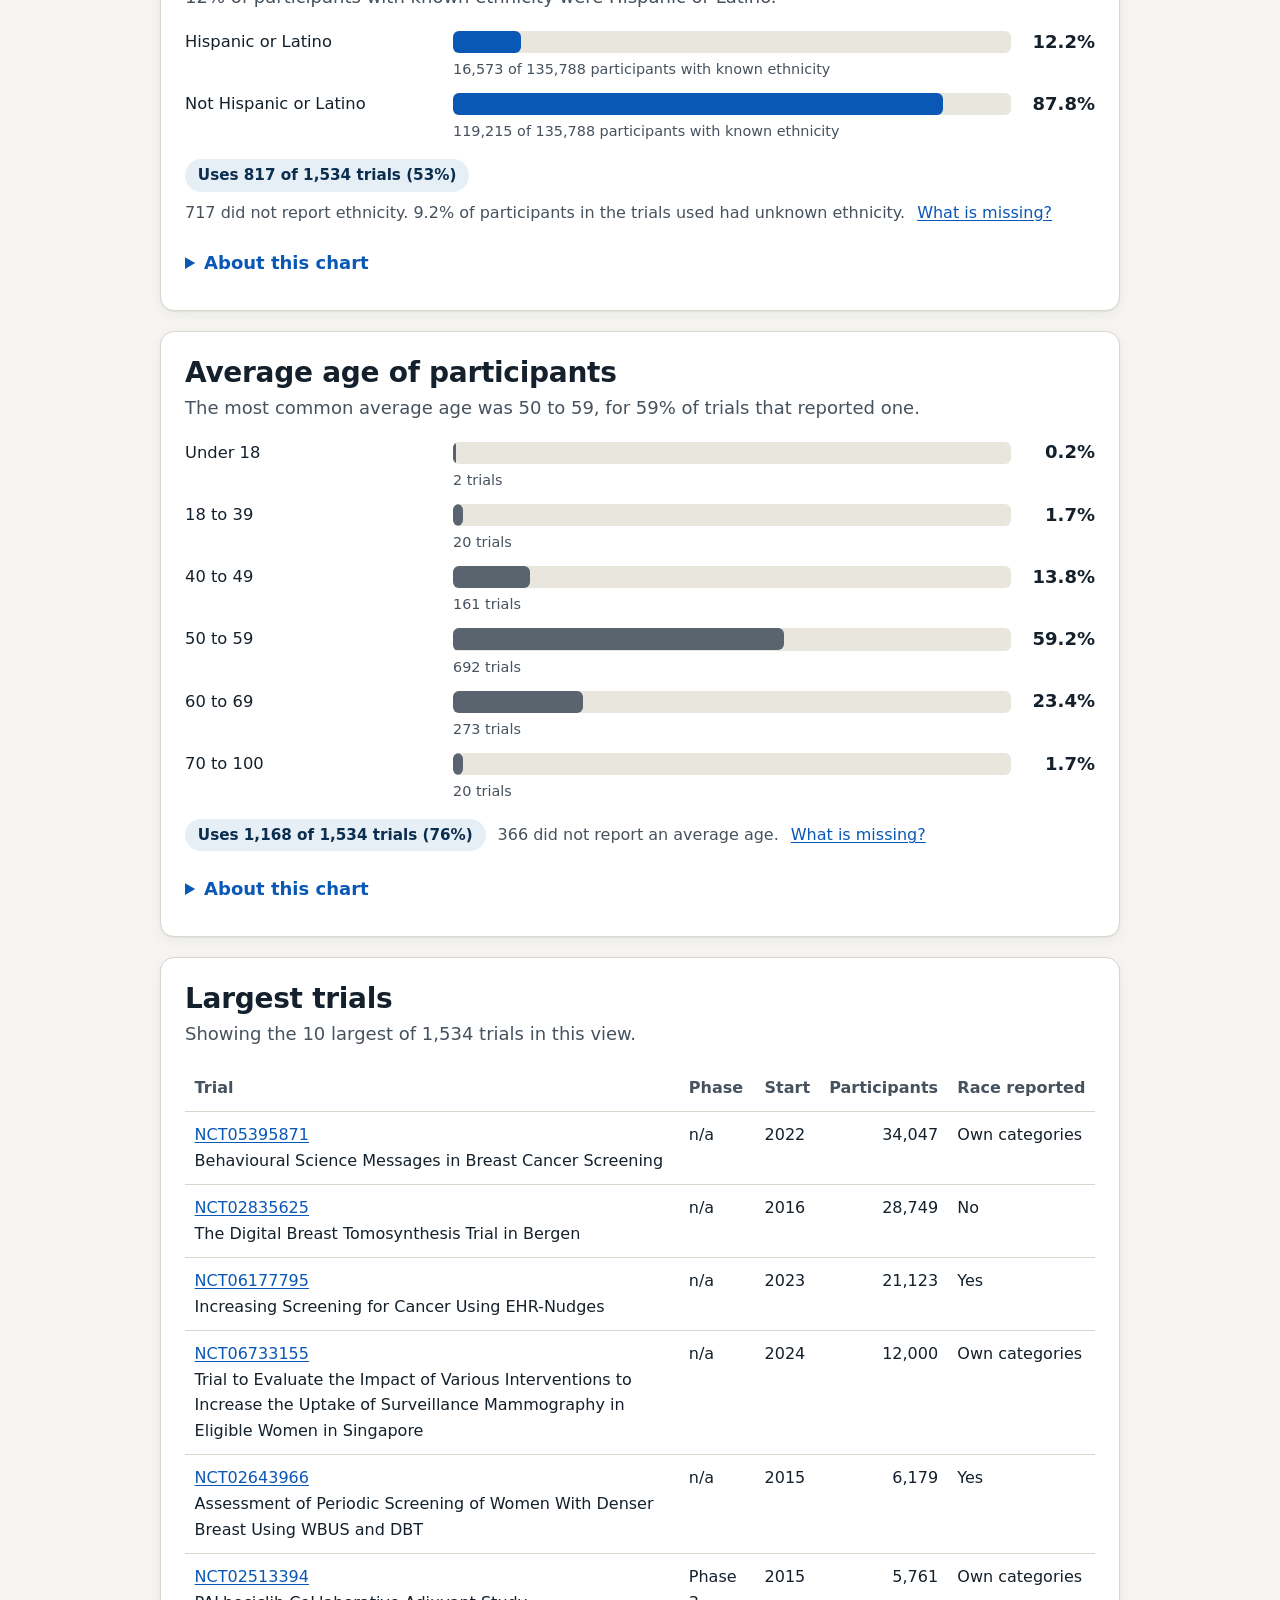
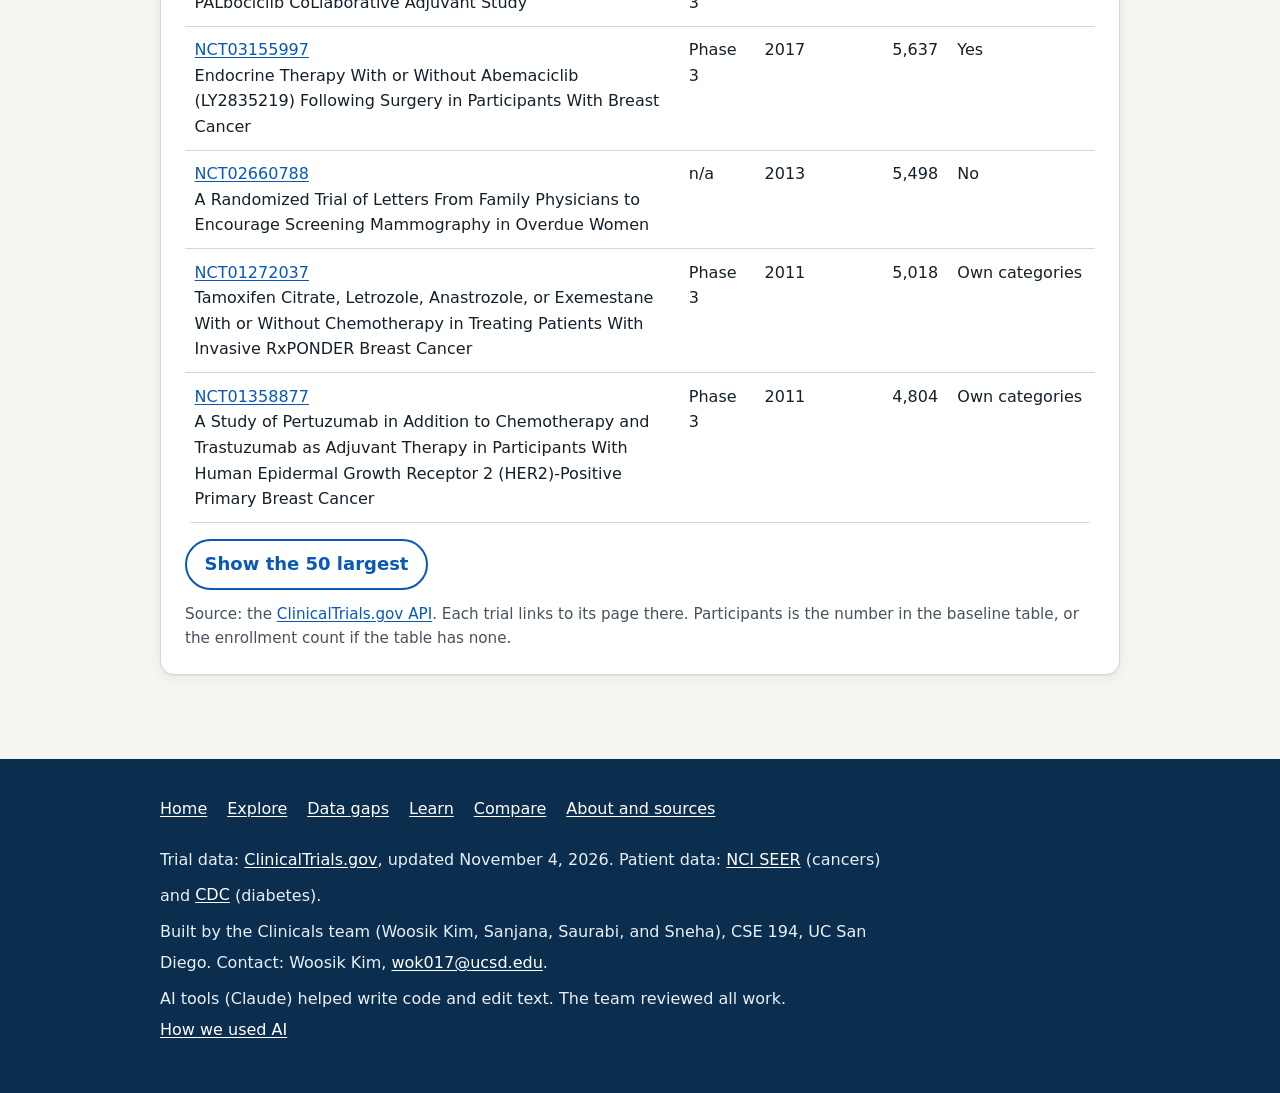
<file: docs/explore.html>
<!doctype html>
<html lang="en">
<head>
<meta charset="utf-8">
<meta name="viewport" content="width=device-width, initial-scale=1">
<title>Explore the data | Who Is in the Trial?</title>
<meta name="description" content="Race, ethnicity, age, and patient comparison for clinical trial participants, one condition at a time.">
<link rel="stylesheet" href="style.css">
</head>
<body>
<a class="skip" href="#main">Skip to main content</a>
<header class="site-head"><div class="wrap">
  <a class="brand" href="index.html">Who Is in the Trial?</a>
  <nav aria-label="Main"><ul class="nav">
    <li><a href="index.html">Home</a></li>
    <li><a href="explore.html" aria-current="page">Explore</a></li>
    <li><a href="gaps.html">Data gaps</a></li>
    <li><a href="learn.html">Learn</a></li>
    <li><a href="compare.html">Compare</a></li>
    <li><a href="about.html">About</a></li>
  </ul></nav>
</div></header>

<main id="main">
<div class="wrap">
  <div class="page-head">
    <h1>Explore the data</h1>
    <p class="lede">Pick a condition to see who took part in its trials. We don't rate any trial. Draw your own conclusions.</p>
    <p class="updated">Data updated <span class="data-updated"></span>.</p>
  </div>

  <div class="picker" id="conds" role="group" aria-label="Condition"></div>

  <details class="refine">
    <summary>Refine by record type or study phase <span class="muted" id="refine-now"></span></summary>
    <div class="fields">
      <label>Record type
        <select id="kind">
          <option value="">All records</option>
          <option value="phased">Trials with a study phase</option>
          <option value="nophase">No phase listed (screening, behavioral, device)</option>
        </select>
      </label>
      <label>Study phase
        <select id="phase">
          <option value="">All phases</option>
          <option value="PHASE1">Phase 1</option>
          <option value="PHASE2">Phase 2</option>
          <option value="PHASE3">Phase 3</option>
          <option value="PHASE4">Phase 4</option>
        </select>
      </label>
    </div>
    <p class="src">These filters change everything on this page except the patient comparison, which always uses trials with all sites in the US.</p>
  </details>

  <p class="sr" id="live" role="status" aria-live="polite"></p>

  <section class="stats" id="stats" aria-label="Summary"></section>

  <section class="card" id="complete" aria-labelledby="complete-h">
    <h2 id="complete-h">How complete is this data?</h2>
    <p class="sub">The charts below only use trials that have the information they show. Here is how much each one covers.</p>
    <h3 class="groupname">Race reporting</h3>
    <ul class="bars" id="cover-race"></ul>
    <h3 class="groupname">Other information</h3>
    <ul class="bars" id="cover-other"></ul>
    <p class="cover"><a href="gaps.html">See data gaps for all four conditions</a></p>
  </section>

  <nav class="onpage" aria-label="On this page"><span>Jump to:</span>
    <a href="#race">Race</a><a href="#ppr">Compared with patients</a><a href="#ethnicity">Ethnicity</a><a href="#age">Age</a><a href="#trials">Trials</a>
  </nav>

  <section class="card" id="race" aria-labelledby="race-h">
    <h2 id="race-h">Race of participants</h2>
    <p class="sub" id="race-head"></p>
    <ul class="bars" id="race-chart"></ul>
    <p class="cover" id="race-cover"></p>
    <details>
      <summary>About this chart</summary>
      <div class="body">
        <p>Share of participants with known race, in trials that reported race in the standard NIH/OMB categories. Participants with unknown race are left out of the bars and shown in the note above.</p>
        <p class="src">Source: the baseline table (the table of who enrolled) of each trial in this view, from the <a href="https://clinicaltrials.gov/data-api/api">ClinicalTrials.gov API</a>. Uses the condition, record type, and phase filters.</p>
      </div>
    </details>
  </section>

  <section class="card" id="ppr" aria-labelledby="ppr-h">
    <h2 id="ppr-h">Trial participants compared with patients</h2>
    <p class="sub">PPR is a group's share of trial participants divided by its share of people diagnosed with the condition. At 1.0 the two shares are equal.</p>
    <div id="ppr-chart"></div>
    <p class="cover" id="ppr-cover"></p>
    <details>
      <summary>About this chart</summary>
      <div class="body">
        <p>The dashed line marks 1.0, where the two shares are equal. The hollow marker shows the same value with the single trial that contributed the most participants to that group left out, so you can see how much one trial moves the result. It uses every record with all sites in the US, whatever the record type and phase filters are set to. <a href="learn.html#ppr">What is PPR?</a></p>
        <p class="src">Sources: trial shares from the <a href="https://clinicaltrials.gov/data-api/api">ClinicalTrials.gov API</a>, using trials with all sites in the US. Patient shares from <a href="https://seer.cancer.gov/statistics-network/explorer/">NCI SEER*Explorer</a>, new cases from 2019 to 2023. Method: <a href="https://github.com/woosik-study/clinicals/blob/main/build_ppr.py">build_ppr.py</a>.</p>
      </div>
    </details>
    <details id="ppr-numbers" hidden>
      <summary>See the numbers behind each group</summary>
      <div class="tablewrap" tabindex="0" role="region" aria-label="PPR numbers by group"><table id="ppr-table"></table></div>
    </details>
  </section>

  <section class="card" id="ethnicity" aria-labelledby="eth-h">
    <h2 id="eth-h">Ethnicity of participants</h2>
    <p class="sub" id="eth-head"></p>
    <ul class="bars" id="eth-chart"></ul>
    <p class="cover" id="eth-cover"></p>
    <details>
      <summary>About this chart</summary>
      <div class="body">
        <p>Share of participants with known ethnicity, in trials that reported ethnicity in the standard NIH/OMB categories. Ethnicity is recorded separately from race, so Hispanic participants also appear in the race chart.</p>
        <p class="src">Source: the baseline table of each trial in this view, from the <a href="https://clinicaltrials.gov/data-api/api">ClinicalTrials.gov API</a>. Uses the condition, record type, and phase filters.</p>
      </div>
    </details>
  </section>

  <section class="card" id="age" aria-labelledby="age-h">
    <h2 id="age-h">Average age of participants</h2>
    <p class="sub" id="age-head"></p>
    <ul class="bars" id="age-chart"></ul>
    <p class="cover" id="age-cover"></p>
    <details>
      <summary>About this chart</summary>
      <div class="body">
        <p>Each trial reports one average age for its participants. Most report a mean, some report a median, and the two are combined here.</p>
        <p class="src">Source: the average age in the baseline table of each trial in this view, from the <a href="https://clinicaltrials.gov/data-api/api">ClinicalTrials.gov API</a>. Uses the condition, record type, and phase filters.</p>
      </div>
    </details>
  </section>

  <section class="card" id="trials" aria-labelledby="trials-h">
    <h2 id="trials-h">Largest trials</h2>
    <p class="sub" id="trials-head"></p>
    <div class="tablewrap" tabindex="0" role="region" aria-label="Largest trials in this view"><table id="trials-table"><caption class="sr">The largest trials in this view</caption><thead><tr><th scope="col">Trial</th><th scope="col">Phase</th><th scope="col">Start</th><th scope="col" class="num">Participants</th><th scope="col">Race reported</th></tr></thead><tbody></tbody></table></div>
    <button type="button" class="btn" id="more-trials" hidden>Show the 50 largest</button>
    <p class="src">Source: the <a href="https://clinicaltrials.gov/data-api/api">ClinicalTrials.gov API</a>. Each trial links to its page there. Participants is the number in the baseline table, or the enrollment count if the table has none.</p>
  </section>
</div>
</main>

<footer class="site-foot"><div class="wrap">
  <ul>
    <li><a href="index.html">Home</a></li><li><a href="explore.html">Explore</a></li><li><a href="gaps.html">Data gaps</a></li><li><a href="learn.html">Learn</a></li><li><a href="compare.html">Compare</a></li><li><a href="about.html">About and sources</a></li>
  </ul>
  <p>Trial data: <a href="https://clinicaltrials.gov">ClinicalTrials.gov</a>, updated <span class="data-updated"></span>. Patient data: <a href="https://seer.cancer.gov/statistics-network/explorer/">NCI SEER</a> (cancers) and <a href="https://www.cdc.gov/diabetes/data/statistics-report/index.html">CDC</a> (diabetes).</p>
  <p>Built by the Clinicals team (Woosik Kim, Sanjana, Saurabi, and Sneha), CSE 194, UC San Diego. Contact: Woosik Kim, <a href="mailto:wok017@ucsd.edu">wok017@ucsd.edu</a>.</p>
  <p>AI tools (Claude) helped write code and edit text. The team reviewed all work. <a href="about.html#ai">How we used AI</a></p>
</div></footer>
<script src="data.js"></script>
<script src="ppr.js"></script>
<script src="common.js"></script>
<script src="explore.js"></script>
</body>
</html>
</file>
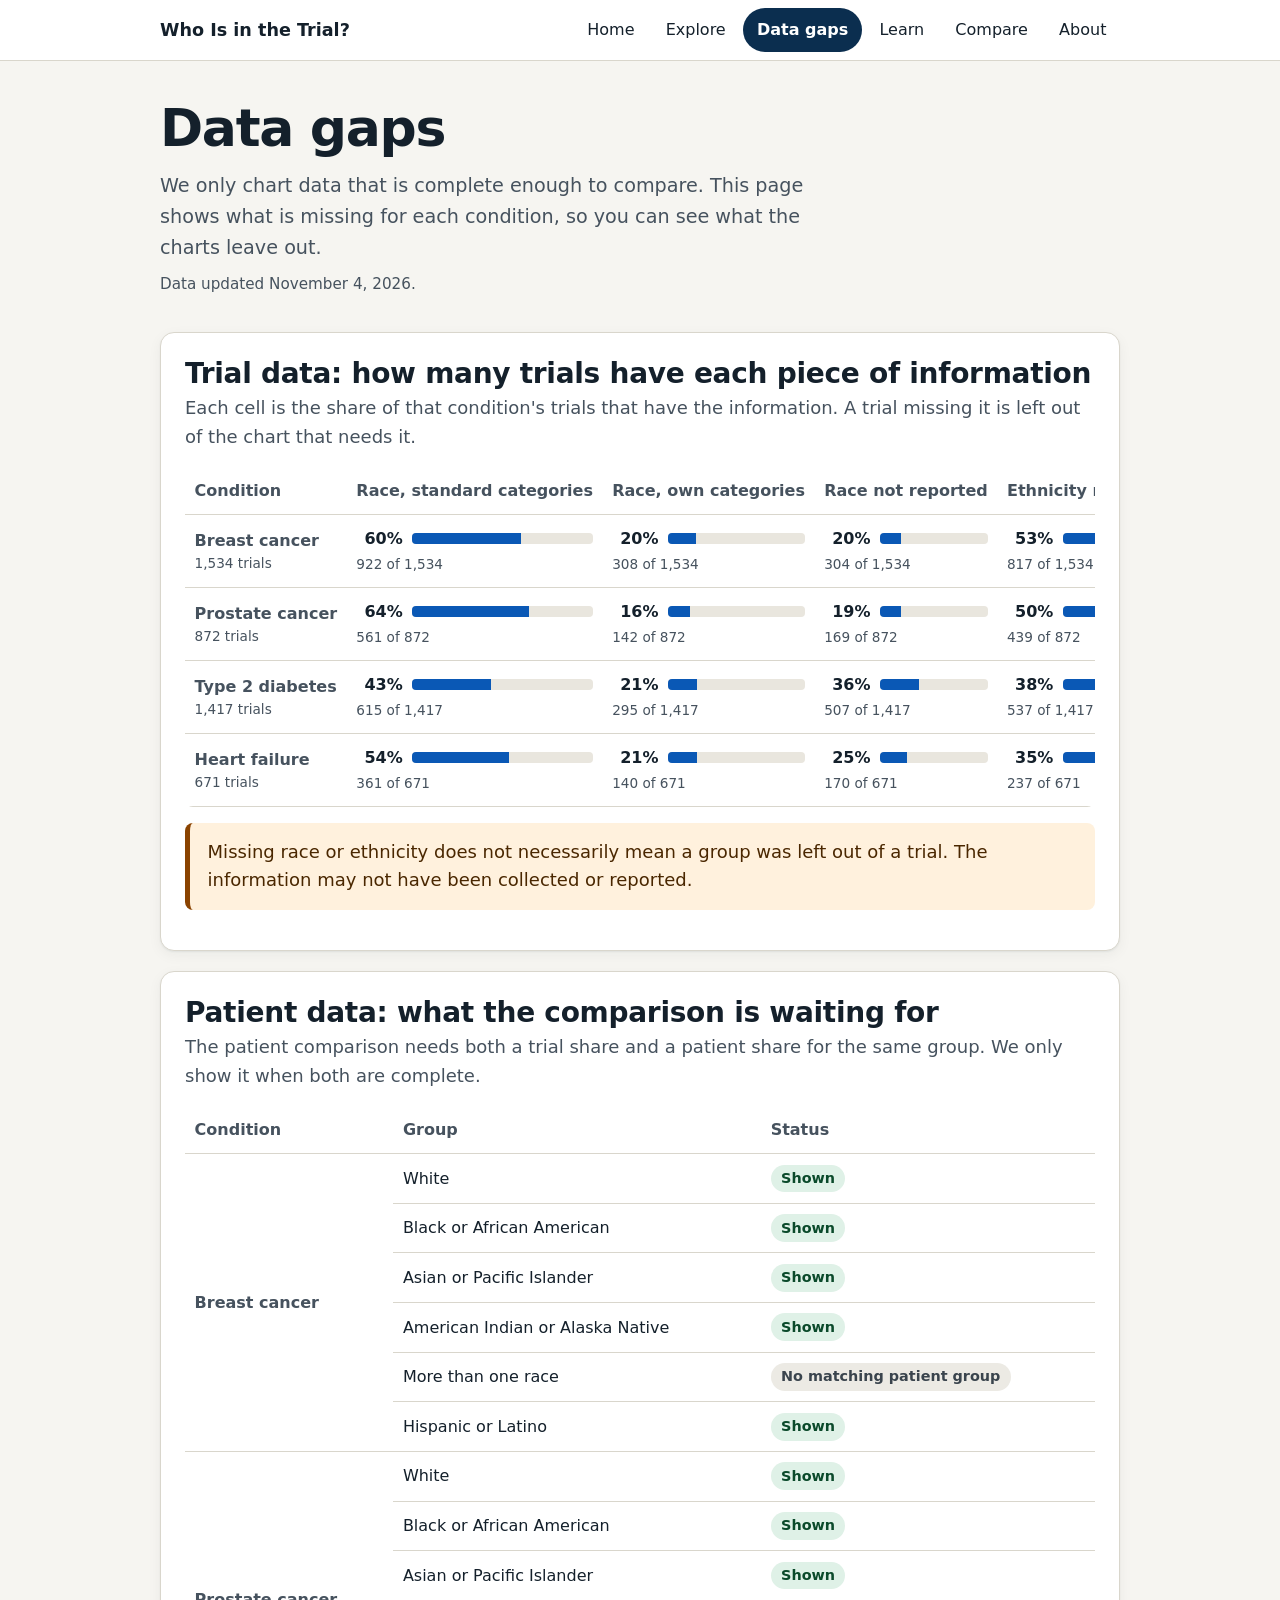
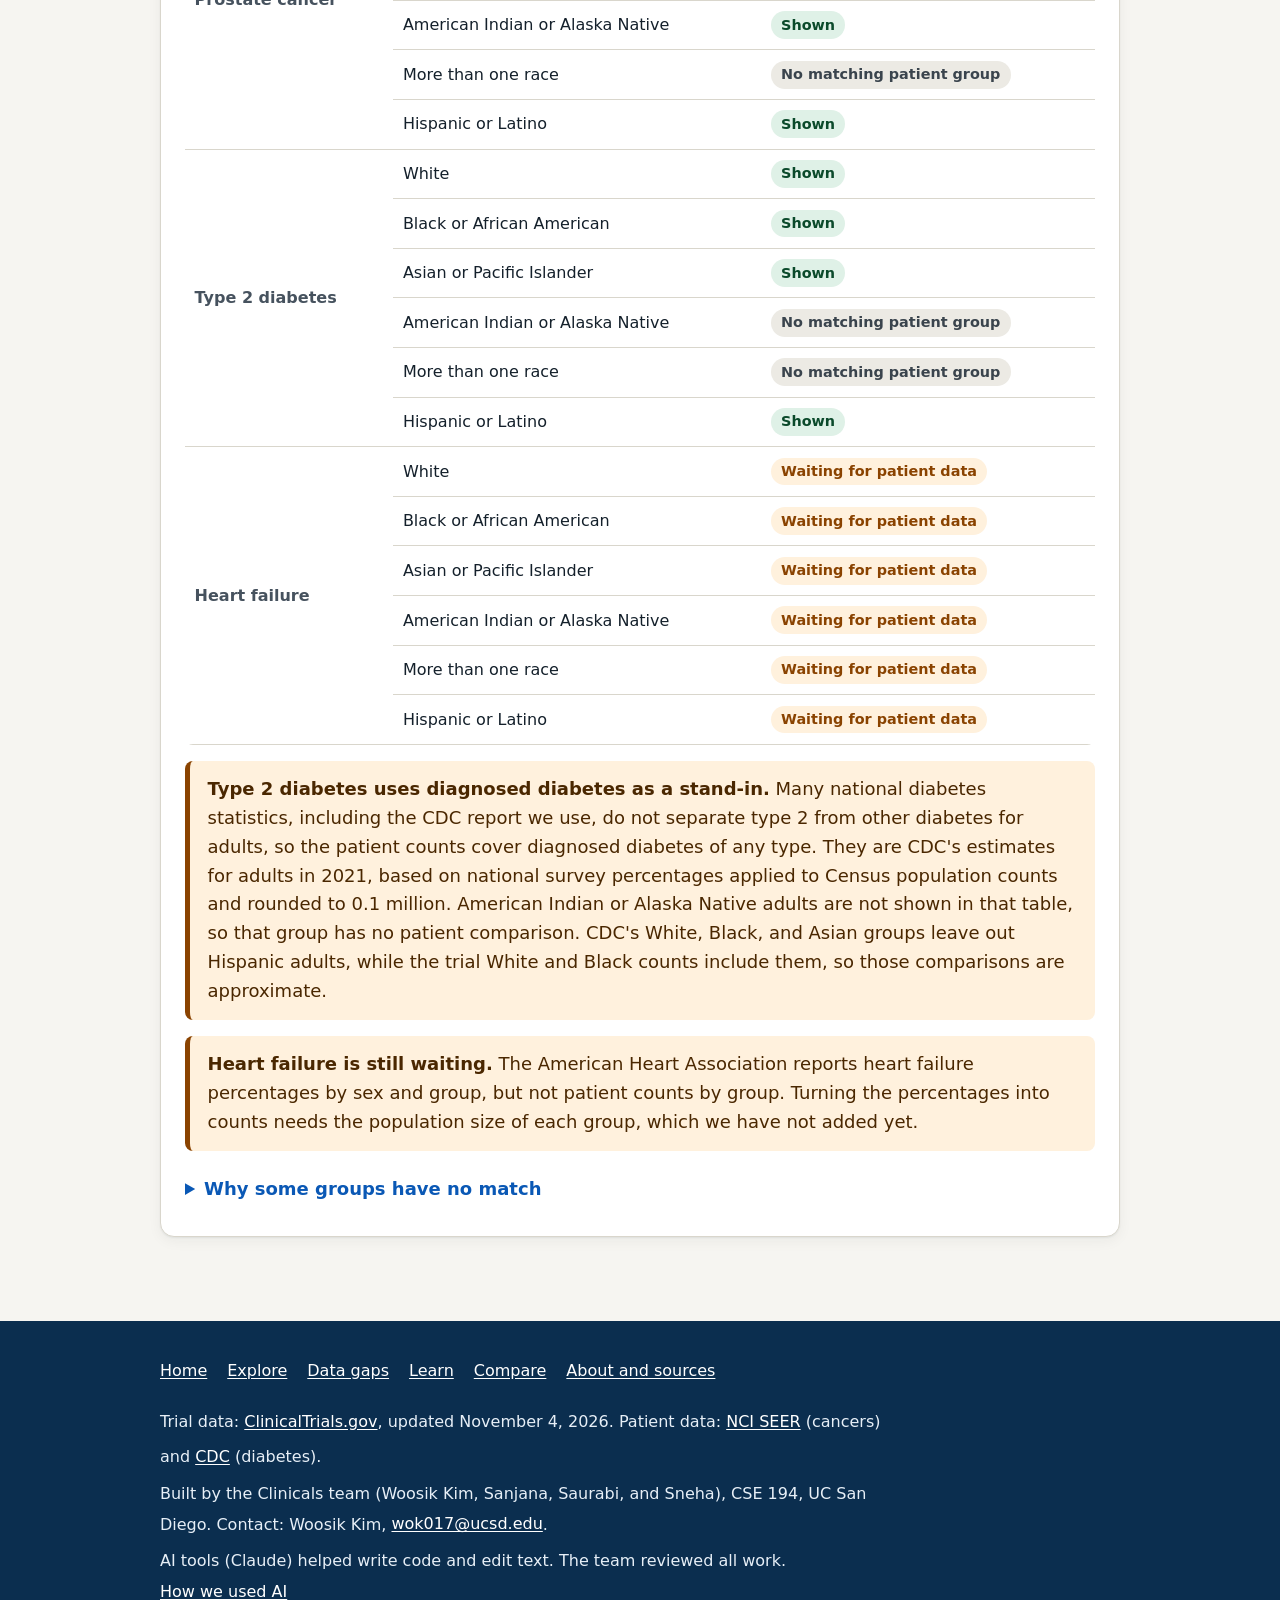
<file: docs/gaps.html>
<!doctype html>
<html lang="en">
<head>
<meta charset="utf-8">
<meta name="viewport" content="width=device-width, initial-scale=1">
<title>Data gaps | Who Is in the Trial?</title>
<meta name="description" content="What trial and patient data is missing for each condition, and what we leave out of the charts because of it.">
<link rel="stylesheet" href="style.css">
</head>
<body>
<a class="skip" href="#main">Skip to main content</a>
<header class="site-head"><div class="wrap">
  <a class="brand" href="index.html">Who Is in the Trial?</a>
  <nav aria-label="Main"><ul class="nav">
    <li><a href="index.html">Home</a></li>
    <li><a href="explore.html">Explore</a></li>
    <li><a href="gaps.html" aria-current="page">Data gaps</a></li>
    <li><a href="learn.html">Learn</a></li>
    <li><a href="compare.html">Compare</a></li>
    <li><a href="about.html">About</a></li>
  </ul></nav>
</div></header>

<main id="main">
<div class="wrap">
  <div class="page-head">
    <h1>Data gaps</h1>
    <p class="lede">We only chart data that is complete enough to compare. This page shows what is missing for each condition, so you can see what the charts leave out.</p>
    <p class="updated">Data updated <span class="data-updated"></span>.</p>
  </div>

  <section class="card" aria-labelledby="trial-h">
    <h2 id="trial-h">Trial data: how many trials have each piece of information</h2>
    <p class="sub">Each cell is the share of that condition's trials that have the information. A trial missing it is left out of the chart that needs it.</p>
    <div class="tablewrap" tabindex="0" role="region" aria-label="Trial data completeness by condition">
      <table class="matrix" id="matrix"></table>
    </div>
    <p class="callout">Missing race or ethnicity does not necessarily mean a group was left out of a trial. The information may not have been collected or reported.</p>
  </section>

  <section class="card" aria-labelledby="patient-h">
    <h2 id="patient-h">Patient data: what the comparison is waiting for</h2>
    <p class="sub">The patient comparison needs both a trial share and a patient share for the same group. We only show it when both are complete.</p>
    <div class="tablewrap" tabindex="0" role="region" aria-label="Patient comparison status by condition and group">
      <table class="matrix" id="patient"></table>
    </div>
    <p class="callout"><strong>Type 2 diabetes uses diagnosed diabetes as a stand-in.</strong> Many national diabetes statistics, including the CDC report we use, do not separate type 2 from other diabetes for adults, so the patient counts cover diagnosed diabetes of any type. They are CDC's estimates for adults in 2021, based on national survey percentages applied to Census population counts and rounded to 0.1 million. American Indian or Alaska Native adults are not shown in that table, so that group has no patient comparison. CDC's White, Black, and Asian groups leave out Hispanic adults, while the trial White and Black counts include them, so those comparisons are approximate.</p>
    <p class="callout"><strong>Heart failure is still waiting.</strong> The American Heart Association reports heart failure percentages by sex and group, but not patient counts by group. Turning the percentages into counts needs the population size of each group, which we have not added yet.</p>
    <details>
      <summary>Why some groups have no match</summary>
      <div class="body">
        <p>Trials record race and ethnicity separately, but our patient source does not always. Some patient groups include Hispanic patients and some exclude them, so a few comparisons are approximate. "More than one race" has no matching patient group.</p>
        <p><a href="learn.html#limits">Read the limits of this data</a></p>
      </div>
    </details>
  </section>
</div>
</main>

<footer class="site-foot"><div class="wrap">
  <ul>
    <li><a href="index.html">Home</a></li><li><a href="explore.html">Explore</a></li><li><a href="gaps.html">Data gaps</a></li><li><a href="learn.html">Learn</a></li><li><a href="compare.html">Compare</a></li><li><a href="about.html">About and sources</a></li>
  </ul>
  <p>Trial data: <a href="https://clinicaltrials.gov">ClinicalTrials.gov</a>, updated <span class="data-updated"></span>. Patient data: <a href="https://seer.cancer.gov/statistics-network/explorer/">NCI SEER</a> (cancers) and <a href="https://www.cdc.gov/diabetes/data/statistics-report/index.html">CDC</a> (diabetes).</p>
  <p>Built by the Clinicals team (Woosik Kim, Sanjana, Saurabi, and Sneha), CSE 194, UC San Diego. Contact: Woosik Kim, <a href="mailto:wok017@ucsd.edu">wok017@ucsd.edu</a>.</p>
  <p>AI tools (Claude) helped write code and edit text. The team reviewed all work. <a href="about.html#ai">How we used AI</a></p>
</div></footer>
<script src="data.js"></script>
<script src="ppr.js"></script>
<script src="common.js"></script>
<script src="gaps.js"></script>
</body>
</html>
</file>
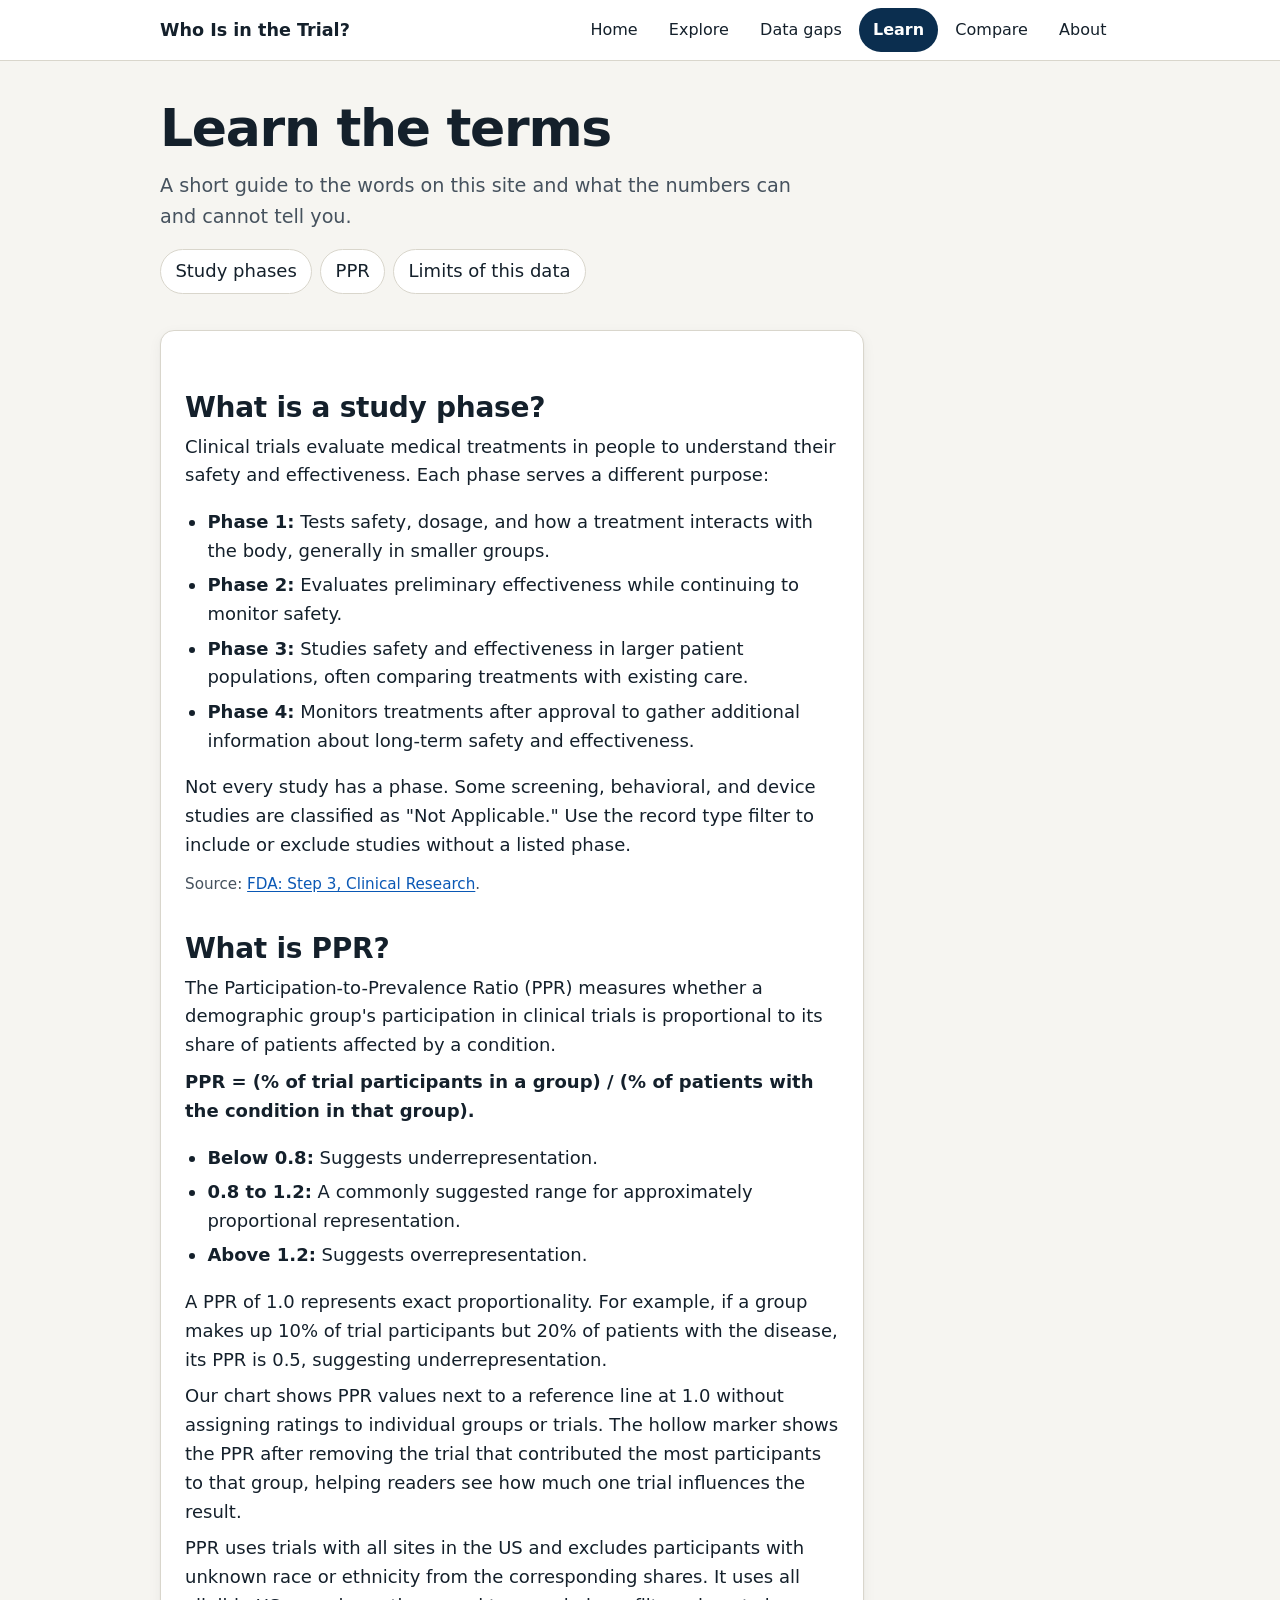
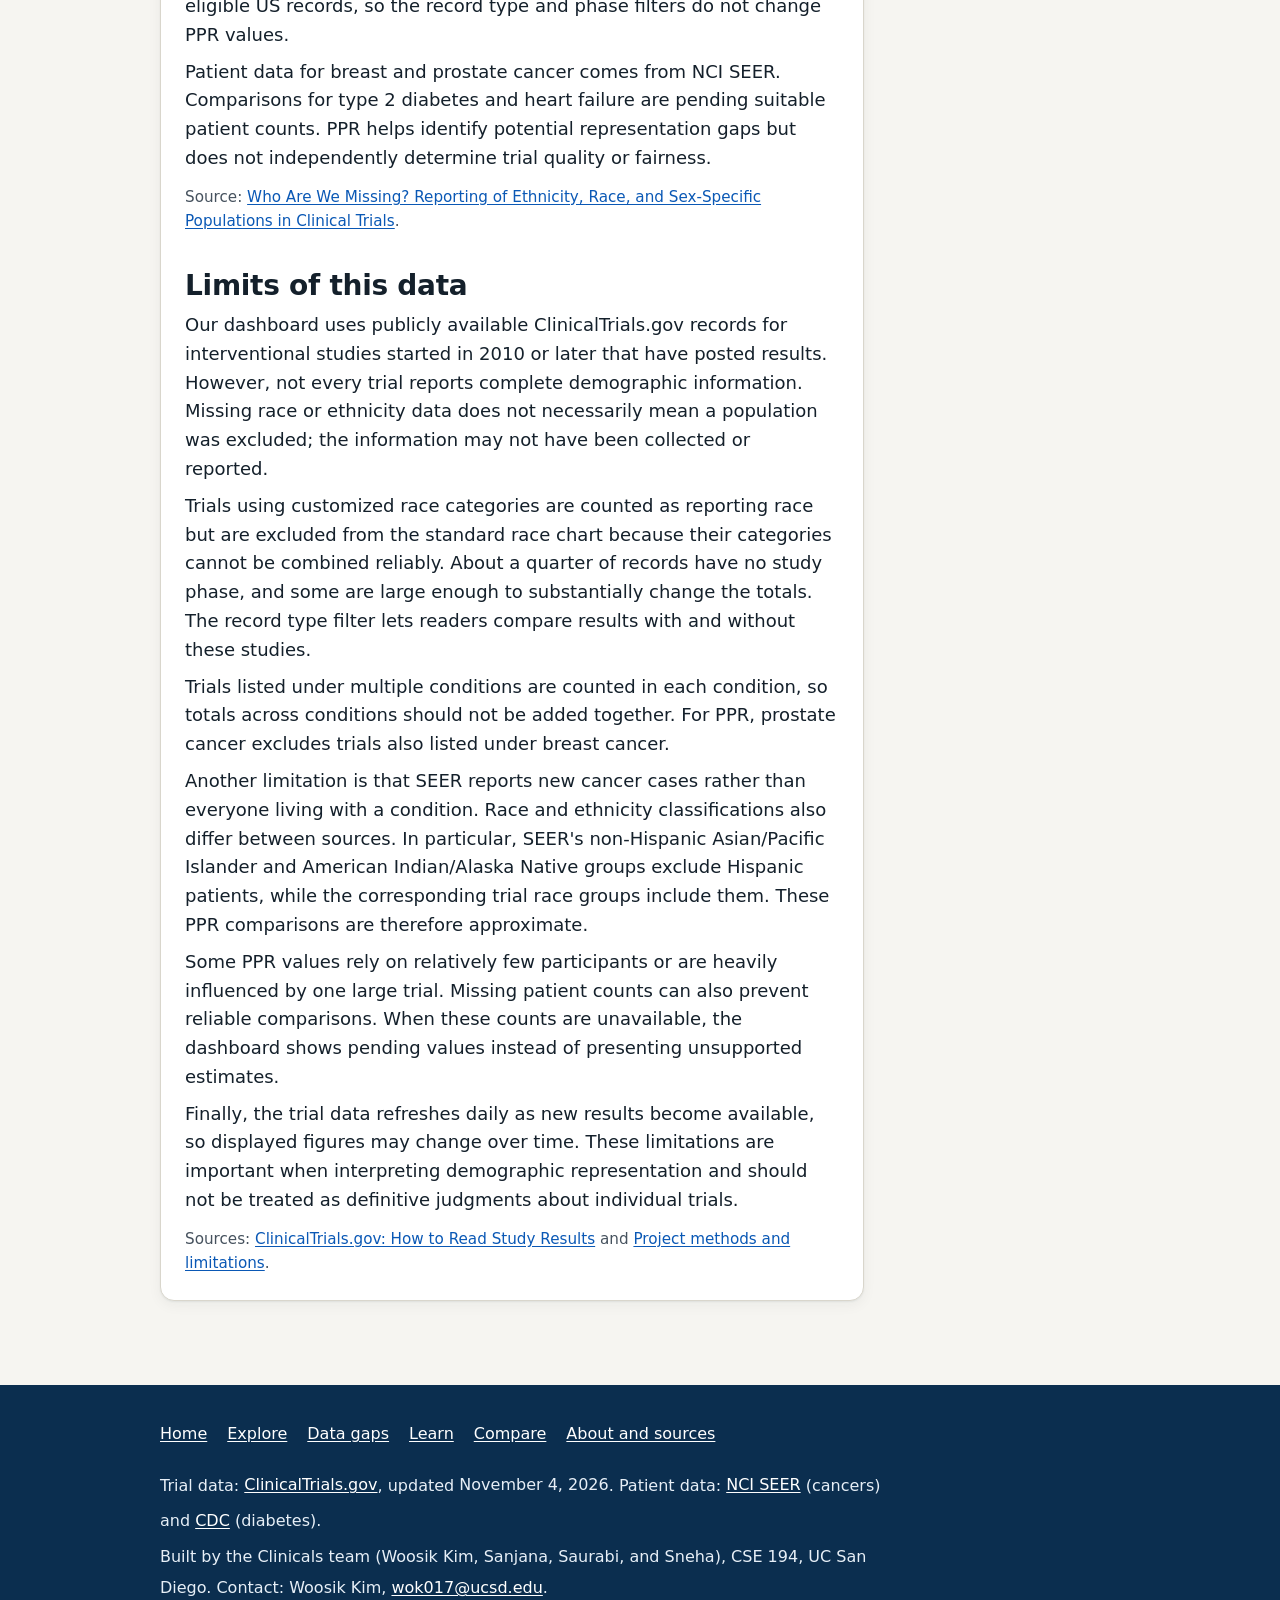
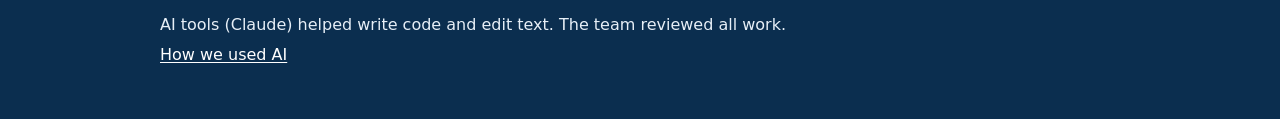
<file: docs/learn.html>
<!doctype html>
<html lang="en">
<head>
<meta charset="utf-8">
<meta name="viewport" content="width=device-width, initial-scale=1">
<title>Learn | Who Is in the Trial?</title>
<meta name="description" content="Study phases, PPR, and the limits of the clinical trial data on this site.">
<link rel="stylesheet" href="style.css">
</head>
<body>
<a class="skip" href="#main">Skip to main content</a>
<header class="site-head"><div class="wrap">
  <a class="brand" href="index.html">Who Is in the Trial?</a>
  <nav aria-label="Main"><ul class="nav">
    <li><a href="index.html">Home</a></li>
    <li><a href="explore.html">Explore</a></li>
    <li><a href="gaps.html">Data gaps</a></li>
    <li><a href="learn.html" aria-current="page">Learn</a></li>
    <li><a href="compare.html">Compare</a></li>
    <li><a href="about.html">About</a></li>
  </ul></nav>
</div></header>

<main id="main">
<div class="wrap">
  <div class="page-head">
    <h1>Learn the terms</h1>
    <p class="lede">A short guide to the words on this site and what the numbers can and cannot tell you.</p>
    <nav class="toc" aria-label="On this page"><a href="#phases">Study phases</a><a href="#ppr">PPR</a><a href="#limits">Limits of this data</a></nav>
  </div>
  <article class="prose card">

    <h2 id="phases">What is a study phase?</h2>
    <p>Clinical trials evaluate medical treatments in people to understand their safety and effectiveness. Each phase serves a different purpose:</p>
    <ul>
      <li><strong>Phase 1:</strong> Tests safety, dosage, and how a treatment interacts with the body, generally in smaller groups.</li>
      <li><strong>Phase 2:</strong> Evaluates preliminary effectiveness while continuing to monitor safety.</li>
      <li><strong>Phase 3:</strong> Studies safety and effectiveness in larger patient populations, often comparing treatments with existing care.</li>
      <li><strong>Phase 4:</strong> Monitors treatments after approval to gather additional information about long-term safety and effectiveness.</li>
    </ul>
    <p>Not every study has a phase. Some screening, behavioral, and device studies are classified as "Not Applicable." Use the record type filter to include or exclude studies without a listed phase.</p>
    <p class="src">Source: <a href="https://www.fda.gov/patients/drug-development-process/step-3-clinical-research">FDA: Step 3, Clinical Research</a>.</p>

    <h2 id="ppr">What is PPR?</h2>
    <p>The Participation-to-Prevalence Ratio (PPR) measures whether a demographic group's participation in clinical trials is proportional to its share of patients affected by a condition.</p>
    <p><strong>PPR = (% of trial participants in a group) / (% of patients with the condition in that group).</strong></p>
    <ul>
      <li><strong>Below 0.8:</strong> Suggests underrepresentation.</li>
      <li><strong>0.8 to 1.2:</strong> A commonly suggested range for approximately proportional representation.</li>
      <li><strong>Above 1.2:</strong> Suggests overrepresentation.</li>
    </ul>
    <p>A PPR of 1.0 represents exact proportionality. For example, if a group makes up 10% of trial participants but 20% of patients with the disease, its PPR is 0.5, suggesting underrepresentation.</p>
    <p>Our chart shows PPR values next to a reference line at 1.0 without assigning ratings to individual groups or trials. The hollow marker shows the PPR after removing the trial that contributed the most participants to that group, helping readers see how much one trial influences the result.</p>
    <p>PPR uses trials with all sites in the US and excludes participants with unknown race or ethnicity from the corresponding shares. It uses all eligible US records, so the record type and phase filters do not change PPR values.</p>
    <p>Patient data for breast and prostate cancer comes from NCI SEER. Comparisons for type 2 diabetes and heart failure are pending suitable patient counts. PPR helps identify potential representation gaps but does not independently determine trial quality or fairness.</p>
    <p class="src">Source: <a href="https://pubmed.ncbi.nlm.nih.gov/39719416/">Who Are We Missing? Reporting of Ethnicity, Race, and Sex-Specific Populations in Clinical Trials</a>.</p>

    <h2 id="limits">Limits of this data</h2>
    <p>Our dashboard uses publicly available ClinicalTrials.gov records for interventional studies started in 2010 or later that have posted results. However, not every trial reports complete demographic information. Missing race or ethnicity data does not necessarily mean a population was excluded; the information may not have been collected or reported.</p>
    <p>Trials using customized race categories are counted as reporting race but are excluded from the standard race chart because their categories cannot be combined reliably. About a quarter of records have no study phase, and some are large enough to substantially change the totals. The record type filter lets readers compare results with and without these studies.</p>
    <p>Trials listed under multiple conditions are counted in each condition, so totals across conditions should not be added together. For PPR, prostate cancer excludes trials also listed under breast cancer.</p>
    <p>Another limitation is that SEER reports new cancer cases rather than everyone living with a condition. Race and ethnicity classifications also differ between sources. In particular, SEER's non-Hispanic Asian/Pacific Islander and American Indian/Alaska Native groups exclude Hispanic patients, while the corresponding trial race groups include them. These PPR comparisons are therefore approximate.</p>
    <p>Some PPR values rely on relatively few participants or are heavily influenced by one large trial. Missing patient counts can also prevent reliable comparisons. When these counts are unavailable, the dashboard shows pending values instead of presenting unsupported estimates.</p>
    <p>Finally, the trial data refreshes daily as new results become available, so displayed figures may change over time. These limitations are important when interpreting demographic representation and should not be treated as definitive judgments about individual trials.</p>
    <p class="src">Sources: <a href="https://clinicaltrials.gov/study-basics/how-to-read-study-results">ClinicalTrials.gov: How to Read Study Results</a> and <a href="https://github.com/woosik-study/clinicals/blob/main/README.md">Project methods and limitations</a>.</p>

  </article>
</div>
</main>

<footer class="site-foot"><div class="wrap">
  <ul>
    <li><a href="index.html">Home</a></li><li><a href="explore.html">Explore</a></li><li><a href="gaps.html">Data gaps</a></li><li><a href="learn.html">Learn</a></li><li><a href="compare.html">Compare</a></li><li><a href="about.html">About and sources</a></li>
  </ul>
  <p>Trial data: <a href="https://clinicaltrials.gov">ClinicalTrials.gov</a>, updated <span class="data-updated"></span>. Patient data: <a href="https://seer.cancer.gov/statistics-network/explorer/">NCI SEER</a> (cancers) and <a href="https://www.cdc.gov/diabetes/data/statistics-report/index.html">CDC</a> (diabetes).</p>
  <p>Built by the Clinicals team (Woosik Kim, Sanjana, Saurabi, and Sneha), CSE 194, UC San Diego. Contact: Woosik Kim, <a href="mailto:wok017@ucsd.edu">wok017@ucsd.edu</a>.</p>
  <p>AI tools (Claude) helped write code and edit text. The team reviewed all work. <a href="about.html#ai">How we used AI</a></p>
</div></footer>
<script src="data.js"></script>
<script src="common.js"></script>
</body>
</html>
</file>
<file: docs/style.css>
/* Who Is in the Trial? Shared styles for every page.
   Contrast: body text and muted text are at least 7:1 on the page background, links and
   focus rings at least 4.5:1. Chart colors are never the only way to read a value:
   every bar and segment also has a text label, and each chart has a table version. */
:root{
  --bg:#f6f5f1;--surface:#fff;--ink:#14202b;--muted:#46525e;--line:#d9d6cc;
  --brand:#0b2e4f;--brand-soft:#e6eef6;--accent:#0a58b5;--hi:#ffc233;--warn:#8a4300;--warn-bg:#fff1dd;
  --track:#e9e6de;--radius:14px;--shadow:0 1px 2px rgba(20,32,43,.06),0 4px 14px rgba(20,32,43,.05)
}
*{box-sizing:border-box}
html{scroll-behavior:smooth;scroll-padding-top:5rem}
body{margin:0;background:var(--bg);color:var(--ink);font:1.125rem/1.6 system-ui,-apple-system,"Segoe UI",Roboto,sans-serif;-webkit-text-size-adjust:100%}
.wrap{max-width:62rem;margin:0 auto;padding:0 1rem}
h1,h2,h3{line-height:1.2;letter-spacing:-.01em;margin:0}
h1{font-size:clamp(2rem,5.2vw,3.25rem);font-weight:750;letter-spacing:-.025em}
h2{font-size:clamp(1.35rem,3vw,1.75rem);font-weight:700}
h3{font-size:1.15rem;font-weight:650;margin:1.5rem 0 .25rem}
p{margin:.5rem 0 0}
a{color:var(--accent);text-underline-offset:.15em}
a:hover{text-decoration-thickness:2px}
:focus-visible{outline:3px solid var(--accent);outline-offset:3px;border-radius:4px}
.sr{position:absolute;width:1px;height:1px;overflow:hidden;clip:rect(0 0 0 0);white-space:nowrap}
.skip{position:absolute;left:1rem;top:-4rem;background:var(--ink);color:#fff;padding:.6rem 1rem;border-radius:8px;z-index:20}
.skip:focus{top:.5rem}
.muted{color:var(--muted)}

/* Site header and navigation */
.site-head{background:var(--surface);border-bottom:1px solid var(--line)}
@media (min-width:800px) and (min-height:640px){.site-head{position:sticky;top:0;z-index:10}}
.site-head .wrap{display:flex;flex-wrap:wrap;align-items:center;justify-content:space-between;gap:.25rem 1.5rem;padding-top:.5rem;padding-bottom:.5rem}
.brand{font-weight:750;color:var(--ink);text-decoration:none;font-size:1.1rem;padding:.4rem 0}
.nav{display:flex;flex-wrap:wrap;gap:.25rem;margin:0;padding:0;list-style:none}
.nav a{display:inline-block;padding:.55rem .85rem;border-radius:999px;color:var(--ink);text-decoration:none;font-size:1rem;min-height:2.75rem;line-height:1.6}
.nav a:hover{background:var(--brand-soft)}
.nav a[aria-current=page]{background:var(--brand);color:#fff;font-weight:650}

/* Page headings */
.page-head{padding:2.25rem 0 1rem}
.lede{color:var(--muted);max-width:42rem;margin-top:.75rem;font-size:1.2rem}
.updated{color:var(--muted);font-size:.95rem;margin-top:.5rem}

/* Home hero */
.hero{background:var(--brand);color:#fff;padding:3rem 0 3.5rem}
.hero h1{max-width:20ch}
.hero .lede{color:#dbe6f1;max-width:40rem}
.hero .updated{color:#b9cbdd}
.bigstats{display:grid;grid-template-columns:repeat(auto-fit,minmax(13rem,1fr));gap:1rem;margin-top:2rem}
.bigstat{background:rgba(255,255,255,.08);border:1px solid rgba(255,255,255,.22);border-radius:var(--radius);padding:1rem 1.25rem}
.bigstat .v{font-size:clamp(2.1rem,5vw,3rem);font-weight:800;letter-spacing:-.03em;color:var(--hi);line-height:1.1}
.bigstat .l{color:#e7eff7;font-size:1rem;margin-top:.25rem}

/* Sections and cards */
.section{padding:2.5rem 0 .5rem}
.section>h2{margin-bottom:.25rem}
.card{background:var(--surface);border:1px solid var(--line);border-radius:var(--radius);padding:1.5rem;margin:1.25rem 0;box-shadow:var(--shadow)}
.card>h2{margin-bottom:.25rem}
.card .sub{color:var(--muted);margin:.25rem 0 1rem}
.card.pull{margin-top:-2rem;position:relative}
.cardgrid{display:grid;grid-template-columns:repeat(auto-fit,minmax(15rem,1fr));gap:1rem;margin:1.25rem 0}
.tile{display:block;background:var(--surface);border:1px solid var(--line);border-radius:var(--radius);padding:1.25rem;text-decoration:none;color:var(--ink);box-shadow:var(--shadow)}
.tile:hover{border-color:var(--accent)}
.tile h3{margin:0 0 .25rem;font-size:1.2rem;color:var(--accent)}
.tile p{margin:.25rem 0 0;color:var(--muted);font-size:1rem}
.tile .num{display:block;font-size:2rem;font-weight:800;letter-spacing:-.02em;color:var(--ink);margin-top:.5rem}
.tile .go{display:block;margin-top:.75rem;font-weight:650;color:var(--accent)}

/* Chips and notes */
.chip{display:inline-block;background:var(--brand-soft);color:var(--brand);border-radius:999px;padding:.25rem .8rem;font-size:.95rem;font-weight:600}
.chip.warn{background:var(--warn-bg);color:var(--warn)}
.cover{display:flex;flex-wrap:wrap;gap:.5rem .75rem;align-items:center;margin:1rem 0 0;color:var(--muted);font-size:1rem}
.callout{background:var(--warn-bg);color:#4a2700;border-left:5px solid var(--warn);border-radius:8px;padding:.9rem 1.1rem;margin:1rem 0}
.empty{color:var(--muted);font-style:italic}
.pending{background:var(--brand-soft);border-radius:10px;padding:1rem 1.1rem;color:var(--ink)}

/* Disclosure (details) */
details{margin-top:1rem}
summary{cursor:pointer;font-weight:650;color:var(--accent);padding:.5rem 0;min-height:2.75rem;display:list-item}
details .body{padding:.25rem 0 .5rem;color:var(--muted);font-size:1rem}
.src{color:var(--muted);font-size:.95rem;margin:.75rem 0 0}

/* Controls */
.picker{display:flex;flex-wrap:wrap;gap:.5rem;margin:.5rem 0 1rem}
.picker button{font:inherit;font-weight:600;border:2px solid var(--line);background:var(--surface);color:var(--ink);padding:.6rem 1.15rem;border-radius:999px;cursor:pointer;min-height:2.75rem}
.picker button:hover{border-color:var(--accent)}
.picker button[aria-pressed=true]{background:var(--brand);border-color:var(--brand);color:#fff}
.refine{background:var(--surface);border:1px solid var(--line);border-radius:var(--radius);padding:.25rem 1.25rem;margin:0 0 1.25rem}
.refine summary{color:var(--ink)}
.refine .fields{display:flex;flex-wrap:wrap;gap:1rem 2rem;padding:.25rem 0 1rem}
.refine label{display:flex;flex-direction:column;gap:.25rem;font-size:1rem;color:var(--muted);min-width:0;max-width:100%}
select{font:inherit;font-size:1rem;color:var(--ink);padding:.6rem .75rem;border-radius:10px;border:2px solid var(--line);background:var(--surface);max-width:100%;min-height:2.75rem}
select:disabled{opacity:.55}
.onpage{display:flex;flex-wrap:wrap;gap:.25rem .5rem;margin:1.5rem 0 0;align-items:center;font-size:1rem}
.onpage span{color:var(--muted);margin-right:.25rem}
.onpage a{padding:.4rem .75rem;border-radius:999px;background:var(--surface);border:1px solid var(--line);text-decoration:none;color:var(--ink);min-height:2.5rem;display:inline-block}
.onpage a:hover{border-color:var(--accent)}

/* Summary stats */
.stats{display:grid;grid-template-columns:repeat(auto-fit,minmax(11rem,1fr));gap:1rem;margin:0 0 .5rem}
.stat{background:var(--surface);border:1px solid var(--line);border-radius:var(--radius);padding:1rem 1.25rem;box-shadow:var(--shadow)}
.stat .v{font-size:2.25rem;font-weight:800;letter-spacing:-.025em;line-height:1.1;color:var(--brand)}
.stat .l{color:var(--muted);font-size:1rem;margin-top:.15rem}

/* Bars */
.bars{list-style:none;margin:0;padding:0}
.bar{display:grid;grid-template-columns:minmax(9rem,16rem) 1fr 4.5rem;gap:.25rem .75rem;align-items:center;margin:.55rem 0}
.bar .name{font-size:1.02rem}
.track{background:var(--track);border-radius:6px;height:1.4rem;overflow:hidden}
.fill{height:100%;border-radius:0 6px 6px 0;background:var(--c,var(--accent));transform-origin:left;animation:grow .6s ease-out both}
.fill.gray{--c:#59646e}
.fill.warn{--c:#b85c00}
.pct{text-align:right;font-weight:700;font-variant-numeric:tabular-nums}
.bar .tag{grid-column:2 / 4;color:var(--muted);font-size:.9rem;margin-top:-.15rem}
@keyframes grow{from{transform:scaleX(0)}to{transform:scaleX(1)}}
@media (prefers-reduced-motion:reduce){.fill,.seg{animation:none!important}html{scroll-behavior:auto}}
@media (max-width:640px){.bar{grid-template-columns:1fr 4rem}.bar .name{grid-column:1 / 3}.bar .tag{grid-column:1 / 3}}
.groupname{font-size:.95rem;font-weight:700;color:var(--muted);text-transform:uppercase;letter-spacing:.04em;margin:1.25rem 0 .25rem}

/* Stacked bars (home hero chart, reporting split) */
.stack{margin:.9rem 0}
.stack .rowlabel{display:flex;justify-content:space-between;gap:1rem;font-weight:650;margin-bottom:.3rem;flex-wrap:wrap}
.stack .rowlabel small{font-weight:400;color:var(--muted);font-size:.9rem}
.stackbar{display:flex;height:2.6rem;border-radius:8px;overflow:hidden;background:var(--track)}
.seg{display:flex;align-items:center;justify-content:center;font-size:.9rem;font-weight:700;border-right:2px solid #fff;min-width:0;overflow:hidden;white-space:nowrap;animation:fade .6s ease-out both}
.seg:last-child{border-right:0}
@keyframes fade{from{opacity:0}to{opacity:1}}
.key{display:flex;flex-wrap:wrap;gap:.4rem 1.25rem;list-style:none;margin:1rem 0 0;padding:0;font-size:.98rem}
.key li{display:inline-flex;align-items:center;gap:.45rem}
.sw{width:1rem;height:1rem;border-radius:4px;display:inline-block;flex:none}

/* PPR chart */
.ppr-axis,.ppr-row{display:grid;grid-template-columns:minmax(9rem,16rem) 1fr 9rem;gap:.25rem .75rem;align-items:center}
.ppr-row{margin:1rem 0 .25rem}
.ppr-label{font-size:1.02rem}
.ppr-track{position:relative;height:1.5rem;background:var(--track);border-radius:6px}
.ppr-track .ref{position:absolute;top:-.4rem;bottom:-.4rem;border-left:3px dashed var(--ink)}
.dot{position:absolute;top:50%;width:1.2rem;height:1.2rem;margin:-.6rem 0 0 -.6rem;border-radius:50%;background:var(--accent);border:2px solid #fff;box-shadow:0 0 0 2px var(--accent)}
.dot.hollow{background:#fff;border:3px solid var(--accent);box-shadow:none}
.ppr-val{font-weight:750;font-size:1.25rem;font-variant-numeric:tabular-nums;line-height:1.1}
.ppr-val .wo{display:block;font-weight:400;font-size:.85rem;color:var(--muted);margin-top:.15rem}
.ppr-detail{grid-column:2 / 4;color:var(--muted);font-size:.92rem}
.ticks{position:relative;height:1.3rem;color:var(--muted);font-size:.85rem}
.ticks span{position:absolute;transform:translateX(-50%)}
.dot-key{width:1rem;height:1rem;border-radius:50%;background:var(--accent);display:inline-block}
.dot-key.hollow{background:#fff;border:3px solid var(--accent)}
.ref-key{height:1.1rem;border-left:3px dashed var(--ink);display:inline-block}
@media (max-width:640px){
  .ppr-axis,.ppr-row{grid-template-columns:1fr 6.5rem}
  .ppr-label{grid-column:1 / 3}
  .ppr-axis>div:first-child{display:none}
  .ppr-detail{grid-column:1 / 3}
  .ppr-val{font-size:1.1rem}
}

/* Tables */
.tablewrap{overflow-x:auto;border-radius:8px}
.tablewrap:focus-visible{outline-offset:0}
table{width:100%;border-collapse:collapse;font-size:1rem}
caption{text-align:left;color:var(--muted);padding-bottom:.5rem;font-size:.95rem}
th,td{text-align:left;padding:.65rem .6rem;border-bottom:1px solid var(--line);vertical-align:top}
th{color:var(--muted);font-weight:650;white-space:nowrap}
td.num,th.num{text-align:right;font-variant-numeric:tabular-nums}
.also{color:var(--muted);font-size:.9rem;margin-top:.15rem}
.btn{font:inherit;font-weight:650;border:2px solid var(--accent);color:var(--accent);background:var(--surface);padding:.55rem 1.1rem;border-radius:999px;cursor:pointer;margin-top:1rem;min-height:2.75rem}
.btn:hover{background:var(--brand-soft)}
.matrix td,.matrix th{vertical-align:middle}
.cell{display:flex;align-items:center;gap:.6rem;min-width:7.5rem}
.cell .mini{flex:1;height:.7rem;background:var(--track);border-radius:4px;overflow:hidden;min-width:3rem}
.cell .mini i{display:block;height:100%;background:var(--accent)}
.cell b{font-variant-numeric:tabular-nums;min-width:2.9rem;text-align:right}
.status{display:inline-block;border-radius:999px;padding:.15rem .65rem;font-size:.9rem;font-weight:650}
.status.ok{background:#dff1e7;color:#0b4a2b}
.status.wait{background:var(--warn-bg);color:var(--warn)}
.status.none{background:#eceae4;color:#3a444d}

/* Text pages */
.prose{max-width:44rem}
.prose ul,.prose ol{padding-left:1.4rem}
.prose li{margin:.35rem 0}
.prose h2{margin-top:2.25rem}
.toc{display:flex;flex-wrap:wrap;gap:.5rem;margin:1rem 0 0}
.toc a{padding:.45rem .9rem;border-radius:999px;background:var(--surface);border:1px solid var(--line);text-decoration:none;color:var(--ink);min-height:2.5rem;display:inline-block}
.toc a:hover{border-color:var(--accent)}
.two{display:grid;grid-template-columns:repeat(auto-fit,minmax(16rem,1fr));gap:1rem;margin:1rem 0}
.two>div{background:var(--surface);border:1px solid var(--line);border-radius:var(--radius);padding:1.1rem 1.25rem}
.two h3{margin-top:0}

/* Footer */
.site-foot{margin-top:3rem;background:var(--brand);color:#e7eff7;padding:2rem 0 2.5rem;font-size:1rem}
.site-foot a{color:#fff}
.site-foot ul{list-style:none;padding:0;margin:0 0 1rem;display:flex;flex-wrap:wrap;gap:.25rem 1.25rem}
.site-foot a{display:inline-block;padding:.3rem 0}
.site-foot p{margin:.4rem 0;max-width:46rem}
main{display:block;padding-bottom:1rem}
</file>
<file: site/style.css>
:root{--bg:#fbfaf7;--card:#fff;--ink:#16161a;--muted:#5d5c58;--line:#e6e3dc;--accent:#2a78d6;--warn:#b5651d;--radius:10px}
*{box-sizing:border-box}
body{margin:0;background:var(--bg);color:var(--ink);font:16px/1.55 system-ui,-apple-system,"Segoe UI",sans-serif}
.wrap{max-width:960px;margin:0 auto;padding:0 16px}
.banner{background:#fff4e0;color:#6b4300;text-align:center;padding:8px 16px;font-size:14px}
header{padding:40px 16px 16px}
h1{font-size:clamp(28px,5vw,40px);margin:0 0 8px;letter-spacing:-.02em}
.lede{color:var(--muted);max-width:680px;margin:0}
h2{font-size:20px;margin:0 0 4px}
h3{font-size:16px;margin:16px 0 4px}
.note{color:var(--muted);font-size:14px;margin:0 0 16px}
.controls{display:flex;flex-wrap:wrap;gap:12px;align-items:center;justify-content:space-between;margin:16px 0}
.group{display:flex;flex-wrap:wrap;gap:6px}
.group button{border:1px solid var(--line);background:var(--card);padding:8px 14px;border-radius:999px;font:inherit;cursor:pointer}
.group button[aria-selected=true]{background:var(--ink);color:#fff;border-color:var(--ink)}
.phase{font-size:14px;color:var(--muted);display:flex;gap:8px;align-items:center}
select{font:inherit;padding:6px 8px;border-radius:8px;border:1px solid var(--line);background:var(--card)}
.stats{display:grid;grid-template-columns:repeat(auto-fit,minmax(180px,1fr));gap:12px;margin-bottom:16px}
.stat{background:var(--card);border:1px solid var(--line);border-radius:var(--radius);padding:16px}
.stat .v{font-size:32px;font-weight:650;letter-spacing:-.02em}
.stat .l{color:var(--muted);font-size:14px}
.card{background:var(--card);border:1px solid var(--line);border-radius:var(--radius);padding:20px;margin-bottom:16px}
.bar{display:grid;grid-template-columns:minmax(120px,240px) 1fr 56px;gap:10px;align-items:center;margin:6px 0;font-size:14px}
.track{background:#f0eee8;border-radius:4px;height:16px;overflow:hidden}
.fill{height:100%;background:var(--accent);border-radius:0 4px 4px 0}
.fill.gray{background:#9a988f}.fill.warn{background:var(--warn)}
.pct{text-align:right;font-variant-numeric:tabular-nums}
.tablewrap{overflow-x:auto}
table{width:100%;border-collapse:collapse;font-size:14px}
th,td{text-align:left;padding:8px;border-bottom:1px solid var(--line);vertical-align:top}
th{color:var(--muted);font-weight:600}
.num{text-align:right;font-variant-numeric:tabular-nums}
a{color:var(--accent)}
.empty{color:var(--muted);font-style:italic}
footer{color:var(--muted);font-size:14px;padding:24px 16px 48px}
</file>
